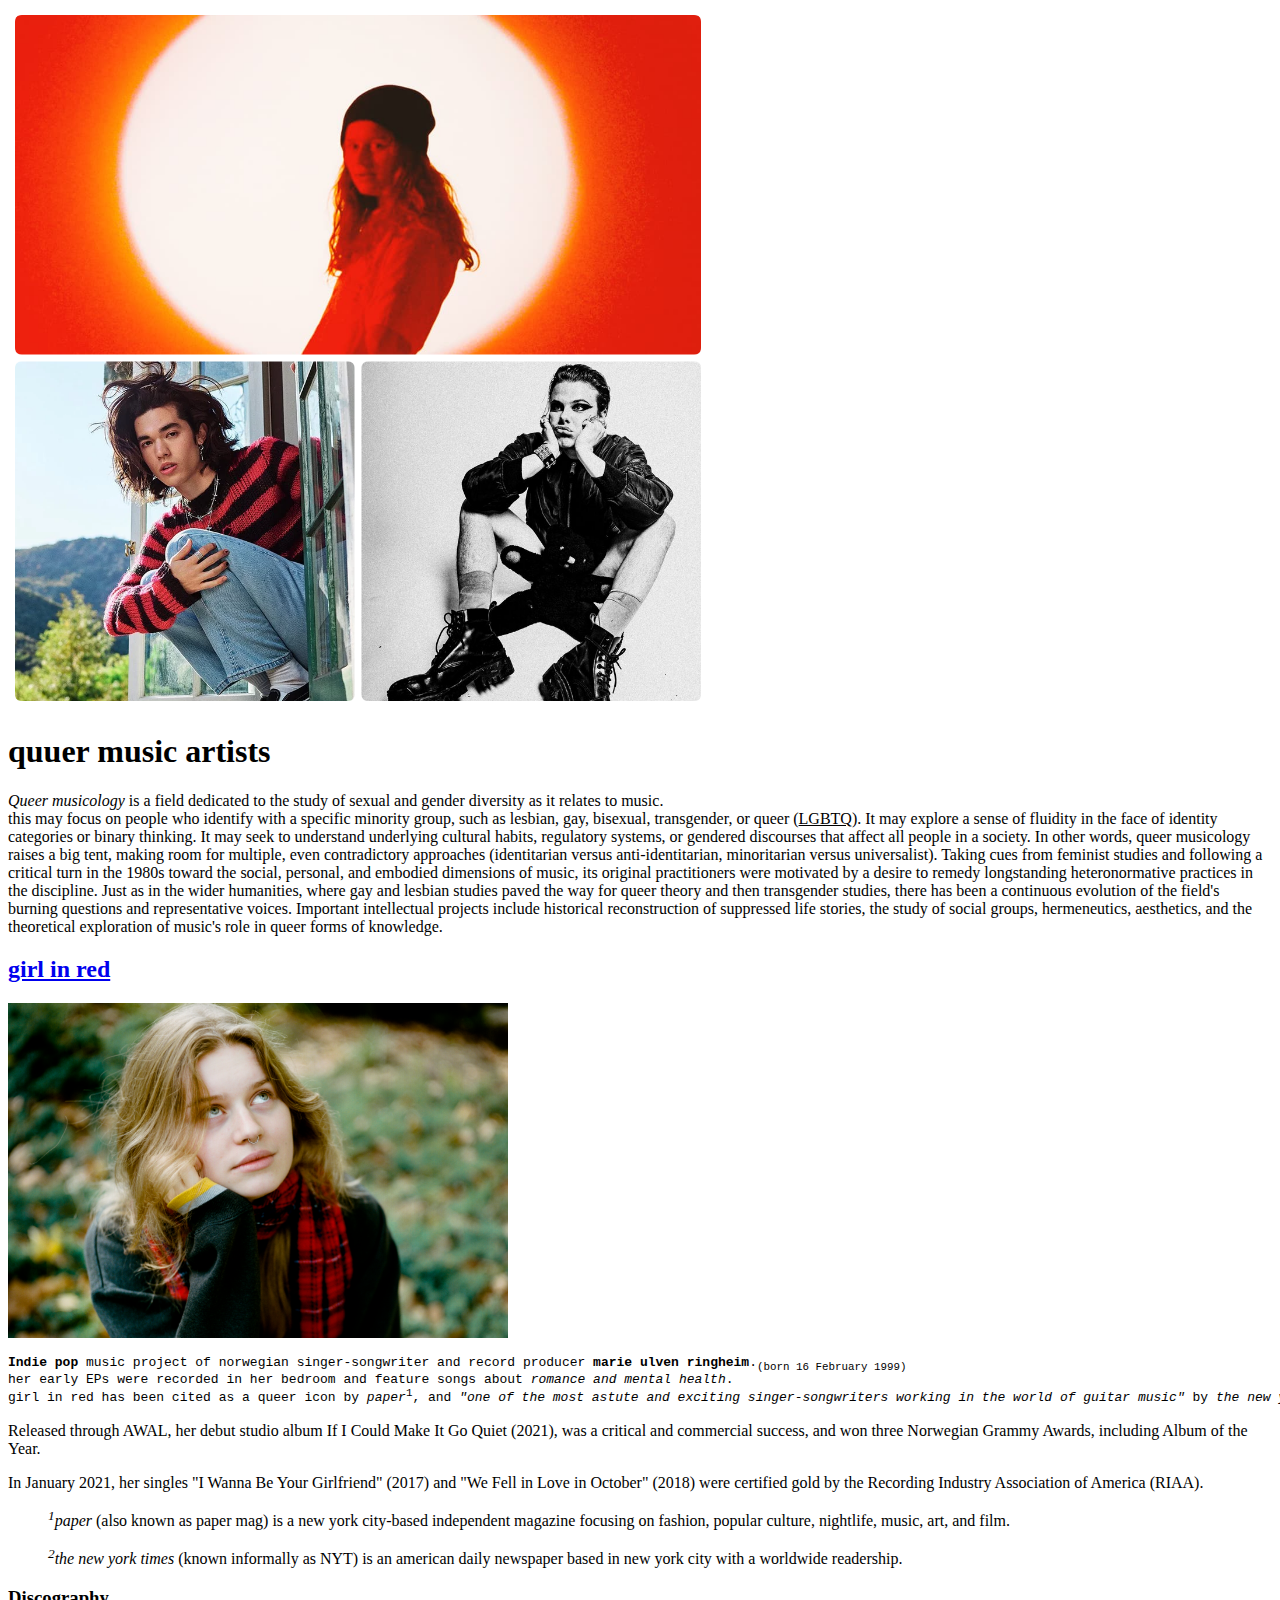
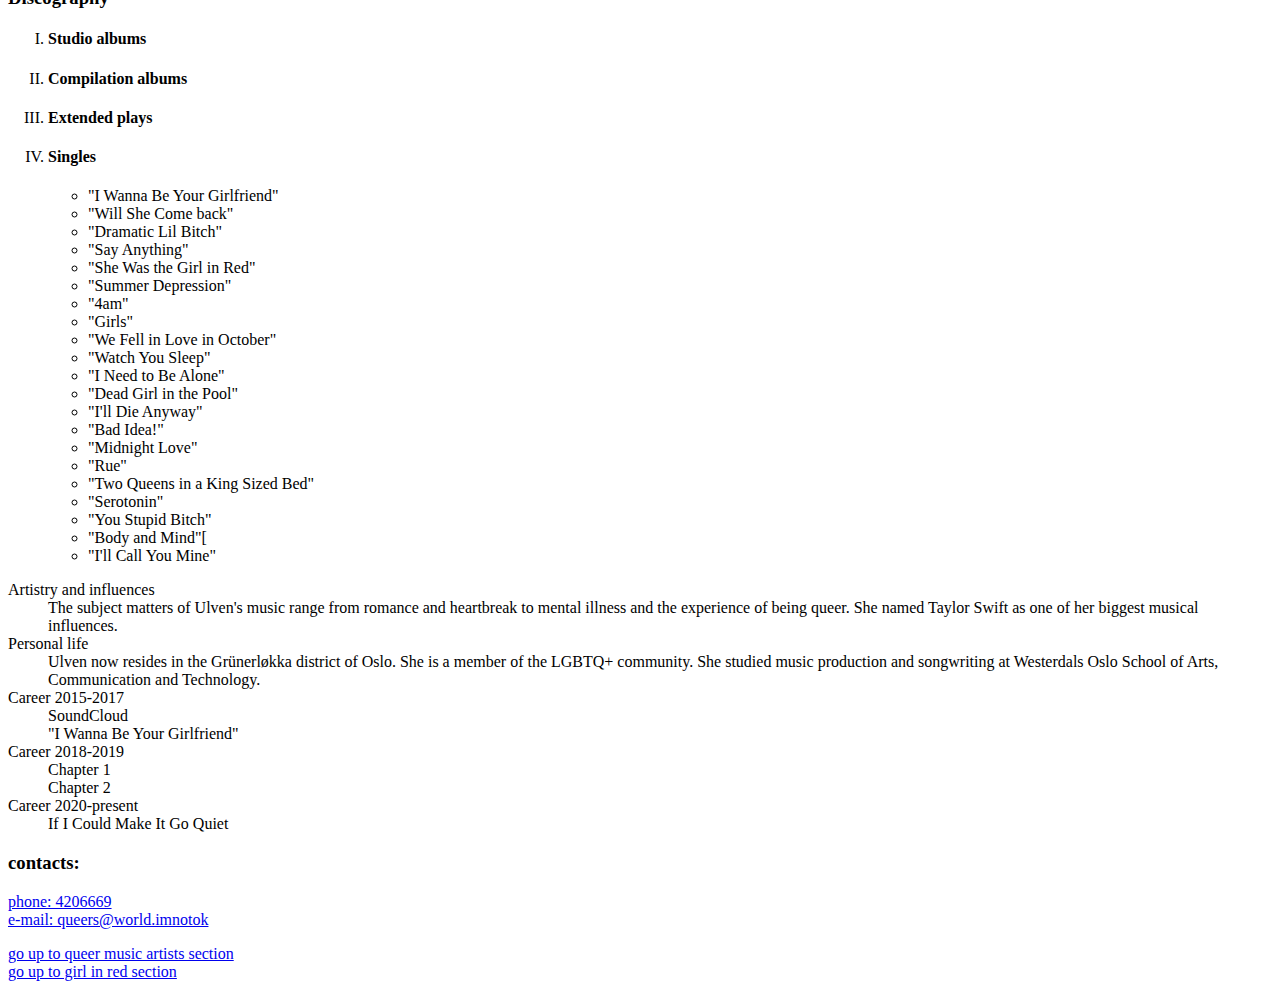
<file: practice1/index.html>
<!DOCTYPE html>
<html lang="en">

    <head>
        <meta http-equiv="Content-Type" content="text/html; charset=utf-8">
        <title>quuer music artists</title>
        <link rel="icon" type="image/png" href="favicon.png">
    </head>

    <body>
    <img src="collage.png" usemap="#shapes" alt="collage" width="700" height="700">
    <map name="shapes">
        <area shape="poly" coords="370,370,700,370,700,700,370,700" href="https://yungbludofficial.com">
        <area shape="rect" coords="0,0,700,350" href="https://worldinred.com/">
        <area shape="circle" coords="180,520,180" href="https://www.conangray.com/">
    </map>
        <h1 id="qma">quuer music artists</h1>
            <p><em>Queer musicology</em> is a field dedicated to the study of sexual and gender diversity as it relates to music.<br>
                this may focus on people who identify with a specific minority group, such as lesbian, gay, bisexual, transgender, or queer (<u>LGBTQ</u>).
                It may explore a sense of fluidity in the face of identity categories or binary thinking. It may seek to understand underlying
                cultural habits, regulatory systems, or gendered discourses that affect all people in a society. In other words, queer musicology raises
                a big tent, making room for multiple, even contradictory approaches (identitarian versus anti-identitarian, minoritarian versus universalist).
                Taking cues from feminist studies and following a critical turn in the 1980s toward the social, personal, and embodied dimensions of music, its original
                practitioners were motivated by a desire to remedy longstanding heteronormative practices in the discipline. Just as in the wider humanities, where gay
                and lesbian studies paved the way for queer theory and then transgender studies, there has been a continuous evolution of the field's burning questions
                and representative voices. Important intellectual projects include historical reconstruction of suppressed life stories,
                the study of social groups, hermeneutics, aesthetics, and the theoretical exploration of music's role in queer forms of knowledge.</p>
        <a href="https://worldinred.com/"><h2 id="gir">girl in red</h2></a>
        <a href="https://worldinred.com/"><img src="girl_in_red.png" alt="girl in red" width="500" height="335"></a>
        <pre><strong>Indie pop</strong> music project of norwegian singer-songwriter and record producer <b>marie ulven ringheim</b>.<sub>(born 16 February 1999)</sub>
her early EPs were recorded in her bedroom and feature songs about <i>romance and mental health</i>.
girl in red has been cited as a queer icon by <i>paper</i><sup>1</sup>, and <cite>"one of the most astute and exciting singer-songwriters working in the world of guitar music"</cite> by <i>the new york times</i><sup>2</sup>.</pre>
        <p>Released through AWAL, her debut studio album If I Could Make It Go Quiet (2021), was a critical and commercial success, and won three Norwegian Grammy Awards, including Album of the Year.</p>
        <p>In January 2021, her singles "I Wanna Be Your Girlfriend" (2017) and "We Fell in Love in October" (2018) were certified gold by the Recording Industry Association of America (RIAA).</p>
        <blockquote><i><sup>1</sup>paper</i> (also known as paper mag) is a new york city-based independent magazine focusing on fashion, popular culture, nightlife, music, art, and film.</blockquote>
        <blockquote><i><sup>2</sup>the new york times</i> (known informally as <abbr>NYT</abbr>) is an american daily newspaper based in new york city with a worldwide readership.</blockquote>
        <h3>Discography</h3>
        <ol type="I" start="1">
            <li><h4>Studio albums</h4></li>
            <li><h4>Compilation albums</h4></li>
            <li><h4>Extended plays</h4></li>
            <li><h4>Singles</h4></li>
            <ul>
                <li>"I Wanna Be Your Girlfriend"</li>
                <li>"Will She Come back"</li>
                <li>"Dramatic Lil Bitch"</li>
                <li>"Say Anything"	</li>
                <li>"She Was the Girl in Red"</li>
                <li>"Summer Depression"</li>
                <li>"4am"</li>
                <li>"Girls"</li>
                <li>"We Fell in Love in October"</li>
                <li>"Watch You Sleep"	</li>
                <li>"I Need to Be Alone"</li>
                <li>"Dead Girl in the Pool"</li>
                <li>"I'll Die Anyway"</li>
                <li>"Bad Idea!"</li>
                <li>"Midnight Love"</li>
                <li>"Rue"</li>
                <li>"Two Queens in a King Sized Bed"</li>
                <li>"Serotonin"</li>
                <li>"You Stupid Bitch"</li>
                <li>"Body and Mind"[</li>
                <li>"I'll Call You Mine"</li>
            </ul>
        </ol>
        <dl>
            <dt>Artistry and influences</dt>
            <dd>The subject matters of Ulven's music range from romance and heartbreak to mental illness and the experience of being queer. She named Taylor Swift as one of her biggest musical influences.</dd>
            <dt>Personal life</dt>
            <dd>Ulven now resides in the Grünerløkka district of Oslo. She is a member of the LGBTQ+ community. She studied music production and songwriting at Westerdals Oslo School of Arts, Communication and Technology.</dd>
            <dt>Career 2015-2017</dt>
            <dd>SoundCloud</dd>
            <dd>"I Wanna Be Your Girlfriend"</dd>
            <dt>Career 2018-2019</dt>
            <dd>Chapter 1</dd>
            <dd>Chapter 2</dd>
            <dt>Career 2020-present</dt>
            <dd>If I Could Make It Go Quiet</dd>
        </dl>
        <h3>contacts: </h3>
        <p><a href="tel:4206669">phone: 4206669</a> <br> <a href="mailto:queers@world.imnotok">e-mail: queers@world.imnotok</a></p>
        <a href="#qma">go up to queer music artists section</a> <br>
        <a href="#gir">go up to girl in red section</a>
    </body>

</html>
</file>
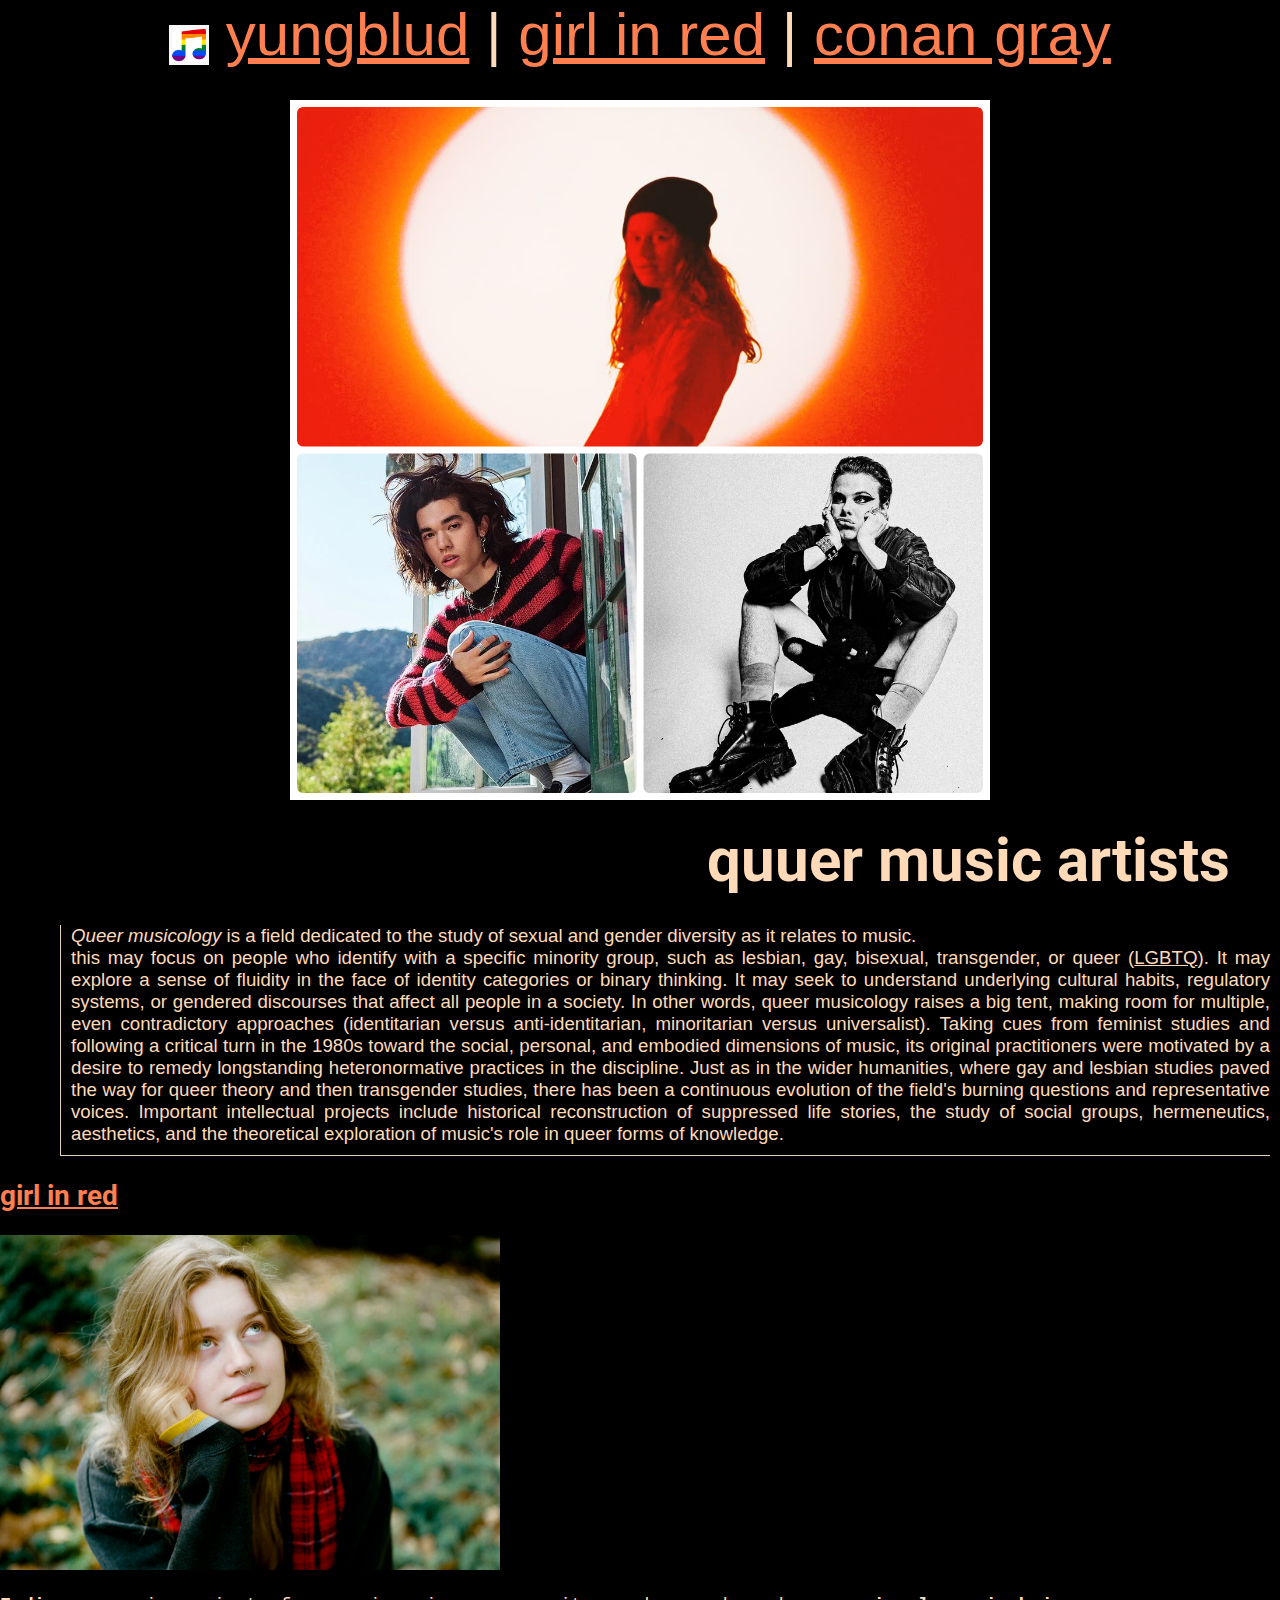
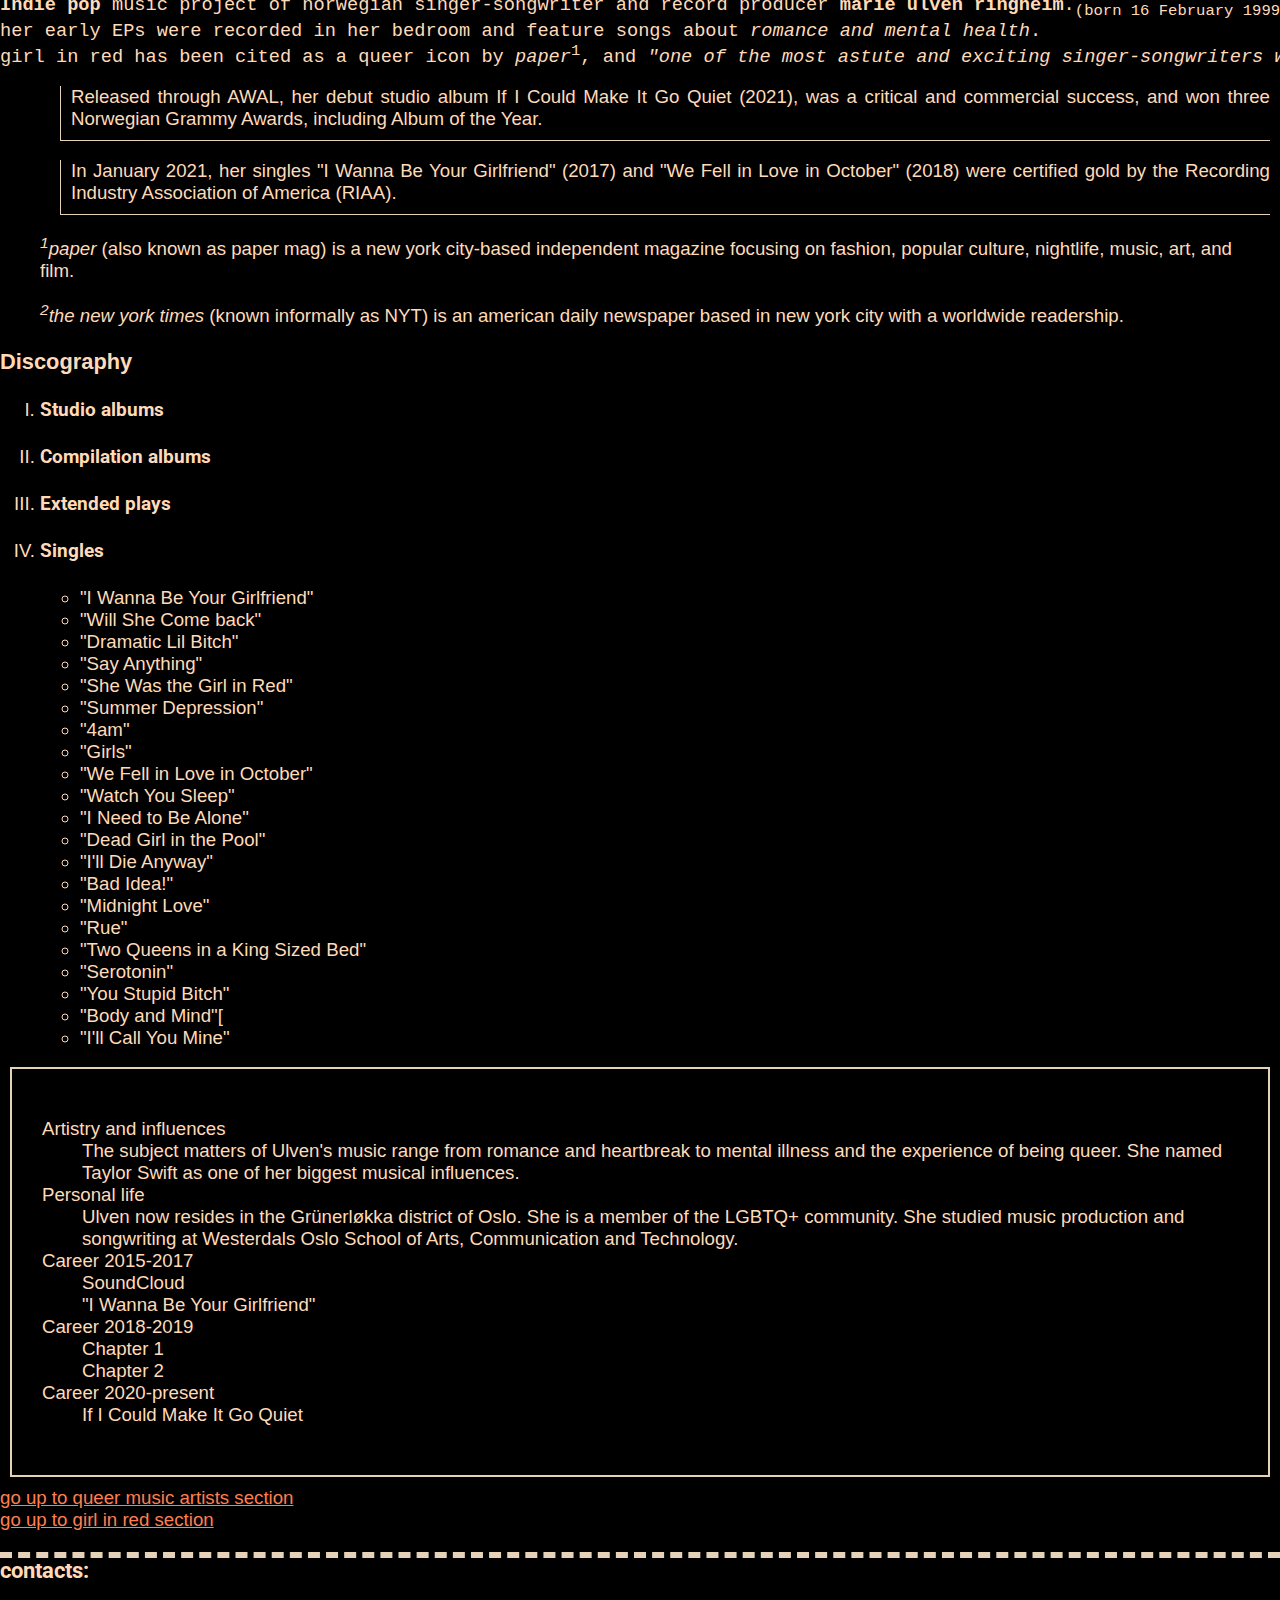
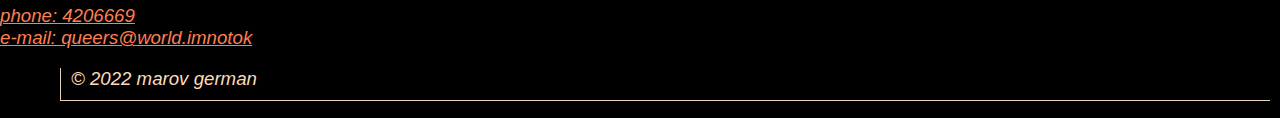
<file: practice2/index.html>
<!DOCTYPE html>
<html lang="en">

<head>
    <meta http-equiv="Content-Type" content="text/html; charset=utf-8">
    <title>quuer music artists</title>
    <link rel="icon" type="image/png" href="favicon.png">

    <link rel="stylesheet" type="text/css" href="style.css">

    <link rel="preconnect" href="https://fonts.googleapis.com">
    <link rel="preconnect" href="https://fonts.gstatic.com" crossorigin>
    <link href="https://fonts.googleapis.com/css2?family=Roboto:wght@300&display=swap" rel="stylesheet">

</head>

<body>
<header>
    <div class="header-bg">
        <nav><a><img src="favicon.png" alt="queer music artists" width="40" height="40"></a>
            <a href="https://yungbludofficial.com">yungblud</a> |
            <a href="https://worldinred.com/">girl in red</a> |
            <a href="https://www.conangray.com/">conan gray</a>
        </nav>
    </div>
</header>
<div align="center">
    <img src="collage.png" usemap="#shapes" alt="collage" width="700" height="700">
    <map name="shapes">
        <area shape="poly" coords="370,370,700,370,700,700,370,700" href="https://yungbludofficial.com">
        <area shape="rect" coords="0,0,700,350" href="https://worldinred.com/">
        <area shape="circle" coords="180,520,180" href="https://www.conangray.com/">
    </map>
</div>
<h1 align="right" id="qma">quuer music artists</h1>
<main><p><em>Queer musicology</em> is a field dedicated to the study of sexual and gender diversity as it relates to
    music.<br>
    this may focus on people who identify with a specific minority group, such as lesbian, gay, bisexual, transgender,
    or queer (<u>LGBTQ</u>).
    It may explore a sense of fluidity in the face of identity categories or binary thinking. It may seek to understand
    underlying
    cultural habits, regulatory systems, or gendered discourses that affect all people in a society. In other words,
    queer musicology raises
    a big tent, making room for multiple, even contradictory approaches (identitarian versus anti-identitarian,
    minoritarian versus universalist).
    Taking cues from feminist studies and following a critical turn in the 1980s toward the social, personal, and
    embodied dimensions of music, its original
    practitioners were motivated by a desire to remedy longstanding heteronormative practices in the discipline. Just as
    in the wider humanities, where gay
    and lesbian studies paved the way for queer theory and then transgender studies, there has been a continuous
    evolution of the field's burning questions
    and representative voices. Important intellectual projects include historical reconstruction of suppressed life
    stories,
    the study of social groups, hermeneutics, aesthetics, and the theoretical exploration of music's role in queer forms
    of knowledge.</p></main>
<a href="https://worldinred.com/"><h2 id="gir">girl in red</h2></a>
<a href="https://worldinred.com/"><img src="girl_in_red.png" alt="girl in red" width="500" height="335"></a>
<main>
<pre><strong>Indie pop</strong> music project of norwegian singer-songwriter and record producer <b>marie ulven ringheim</b>.<sub>(born 16 February 1999)</sub>
her early EPs were recorded in her bedroom and feature songs about <i>romance and mental health</i>.
girl in red has been cited as a queer icon by <i>paper</i><sup>1</sup>, and <cite>"one of the most astute and exciting singer-songwriters working in the world of guitar music"</cite> by <i>the new york times</i><sup>2</sup>.</pre>
    <p>Released through AWAL, her debut studio album If I Could Make It Go Quiet (2021), was a critical and commercial
        success, and won three Norwegian Grammy Awards, including Album of the Year.</p>
    <p>In January 2021, her singles "I Wanna Be Your Girlfriend" (2017) and "We Fell in Love in October" (2018) were
        certified gold by the Recording Industry Association of America (RIAA).</p>
    <blockquote><i><sup>1</sup>paper</i> (also known as paper mag) is a new york city-based independent magazine
        focusing on
        fashion, popular culture, nightlife, music, art, and film.
    </blockquote>
    <blockquote><i><sup>2</sup>the new york times</i> (known informally as <abbr>NYT</abbr>) is an american daily
        newspaper
        based in new york city with a worldwide readership.
    </blockquote>
</main>
<aside>
    <h3>Discography</h3>
    <ol type="I" start="1">
        <li><h4>Studio albums</h4></li>
        <li><h4>Compilation albums</h4></li>
        <li><h4>Extended plays</h4></li>
        <li><h4>Singles</h4></li>
        <ul>
            <li>"I Wanna Be Your Girlfriend"</li>
            <li>"Will She Come back"</li>
            <li>"Dramatic Lil Bitch"</li>
            <li>"Say Anything"</li>
            <li>"She Was the Girl in Red"</li>
            <li>"Summer Depression"</li>
            <li>"4am"</li>
            <li>"Girls"</li>
            <li>"We Fell in Love in October"</li>
            <li>"Watch You Sleep"</li>
            <li>"I Need to Be Alone"</li>
            <li>"Dead Girl in the Pool"</li>
            <li>"I'll Die Anyway"</li>
            <li>"Bad Idea!"</li>
            <li>"Midnight Love"</li>
            <li>"Rue"</li>
            <li>"Two Queens in a King Sized Bed"</li>
            <li>"Serotonin"</li>
            <li>"You Stupid Bitch"</li>
            <li>"Body and Mind"[</li>
            <li>"I'll Call You Mine"</li>
        </ul>
    </ol>
</aside>
<article>
    <dl>
        <dt>Artistry and influences</dt>
        <dd>The subject matters of Ulven's music range from romance and heartbreak to mental illness and the experience
            of
            being queer. She named Taylor Swift as one of her biggest musical influences.
        </dd>
        <dt>Personal life</dt>
        <dd>Ulven now resides in the Grünerløkka district of Oslo. She is a member of the LGBTQ+ community. She studied
            music production and songwriting at Westerdals Oslo School of Arts, Communication and Technology.
        </dd>
        <dt>Career 2015-2017</dt>
        <dd>SoundCloud</dd>
        <dd>"I Wanna Be Your Girlfriend"</dd>
        <dt>Career 2018-2019</dt>
        <dd>Chapter 1</dd>
        <dd>Chapter 2</dd>
        <dt>Career 2020-present</dt>
        <dd>If I Could Make It Go Quiet</dd>
    </dl>
</article>
<a href="#qma">go up to queer music artists section</a> <br>
<a href="#gir">go up to girl in red section</a>
<footer>
    <section title="contacts">
        <h3>contacts: </h3>
        <address><a href="tel:4206669">phone: 4206669</a>
            <br> <a href="mailto:queers@world.imnotok">e-mail: queers@world.imnotok</a>
            <p>© 2022 marov german</p>
        </address>
    </section>
</footer>
</body>

</html>
</file>
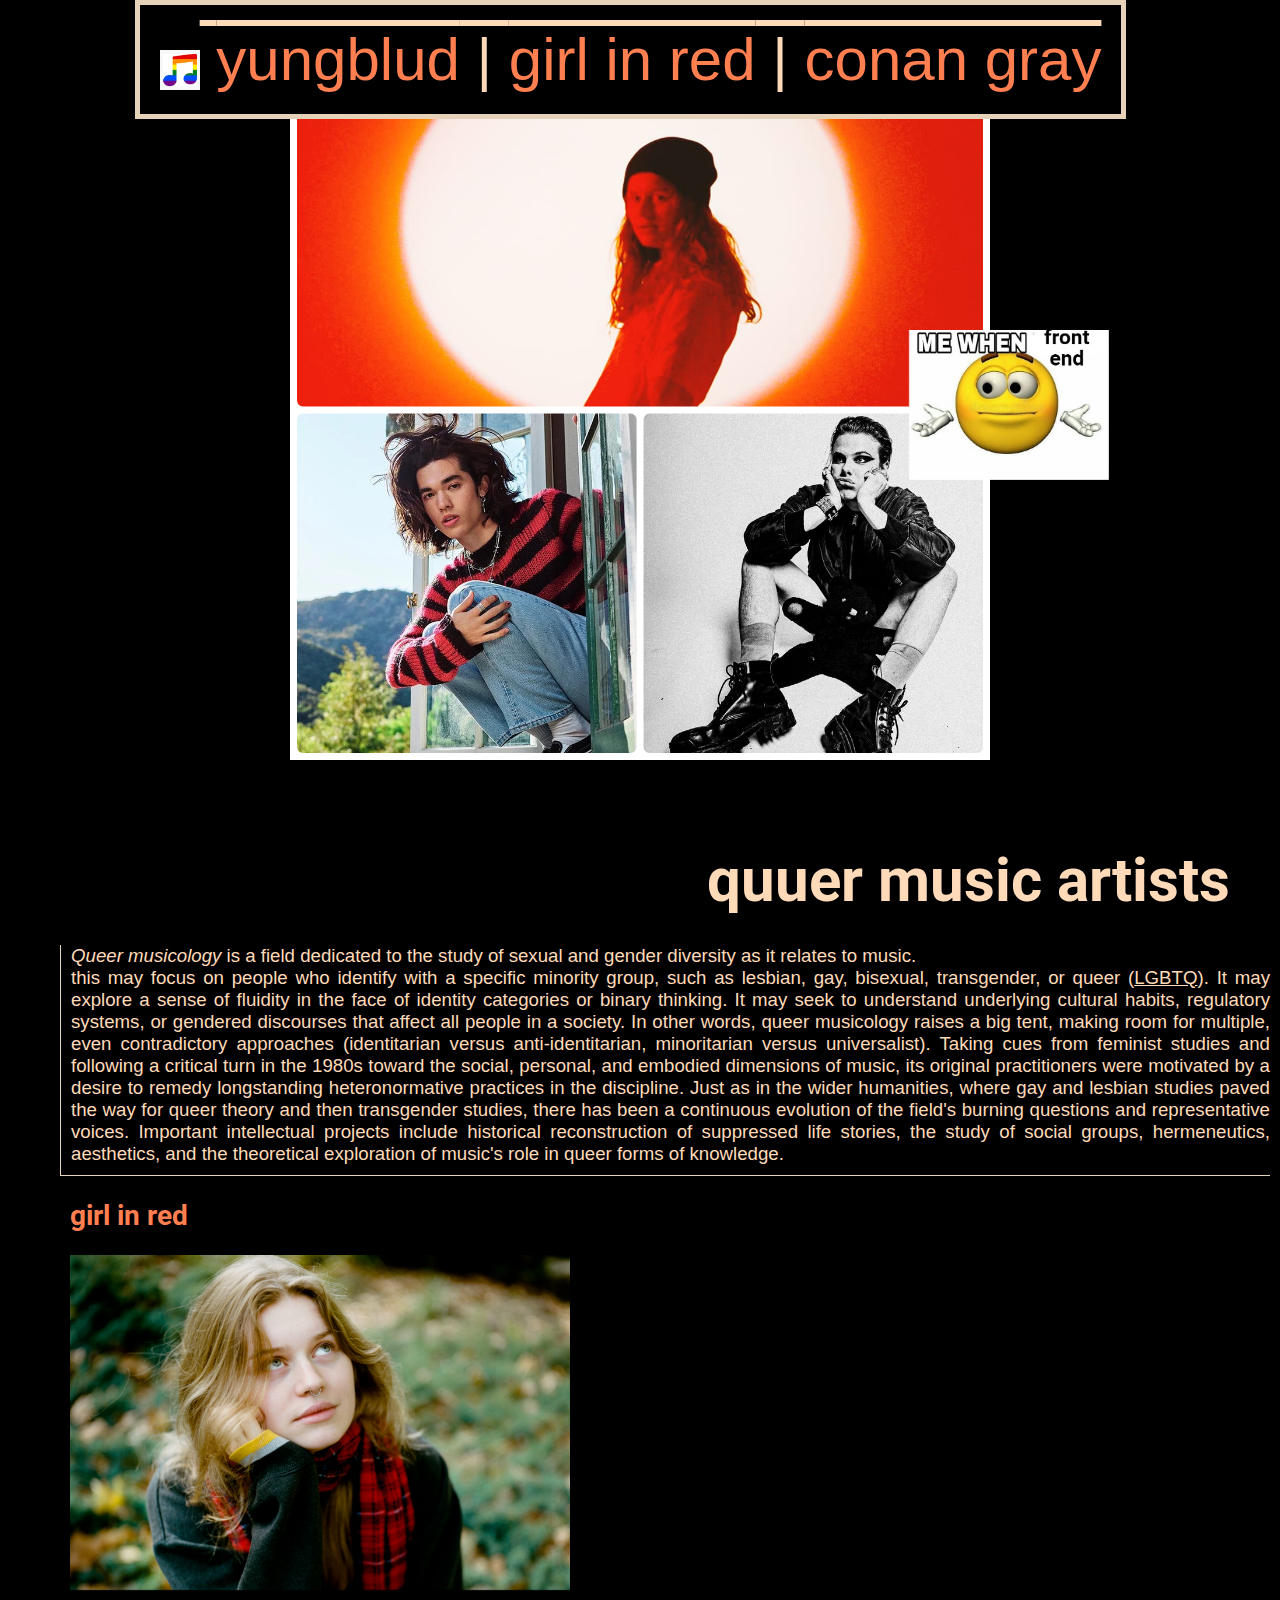
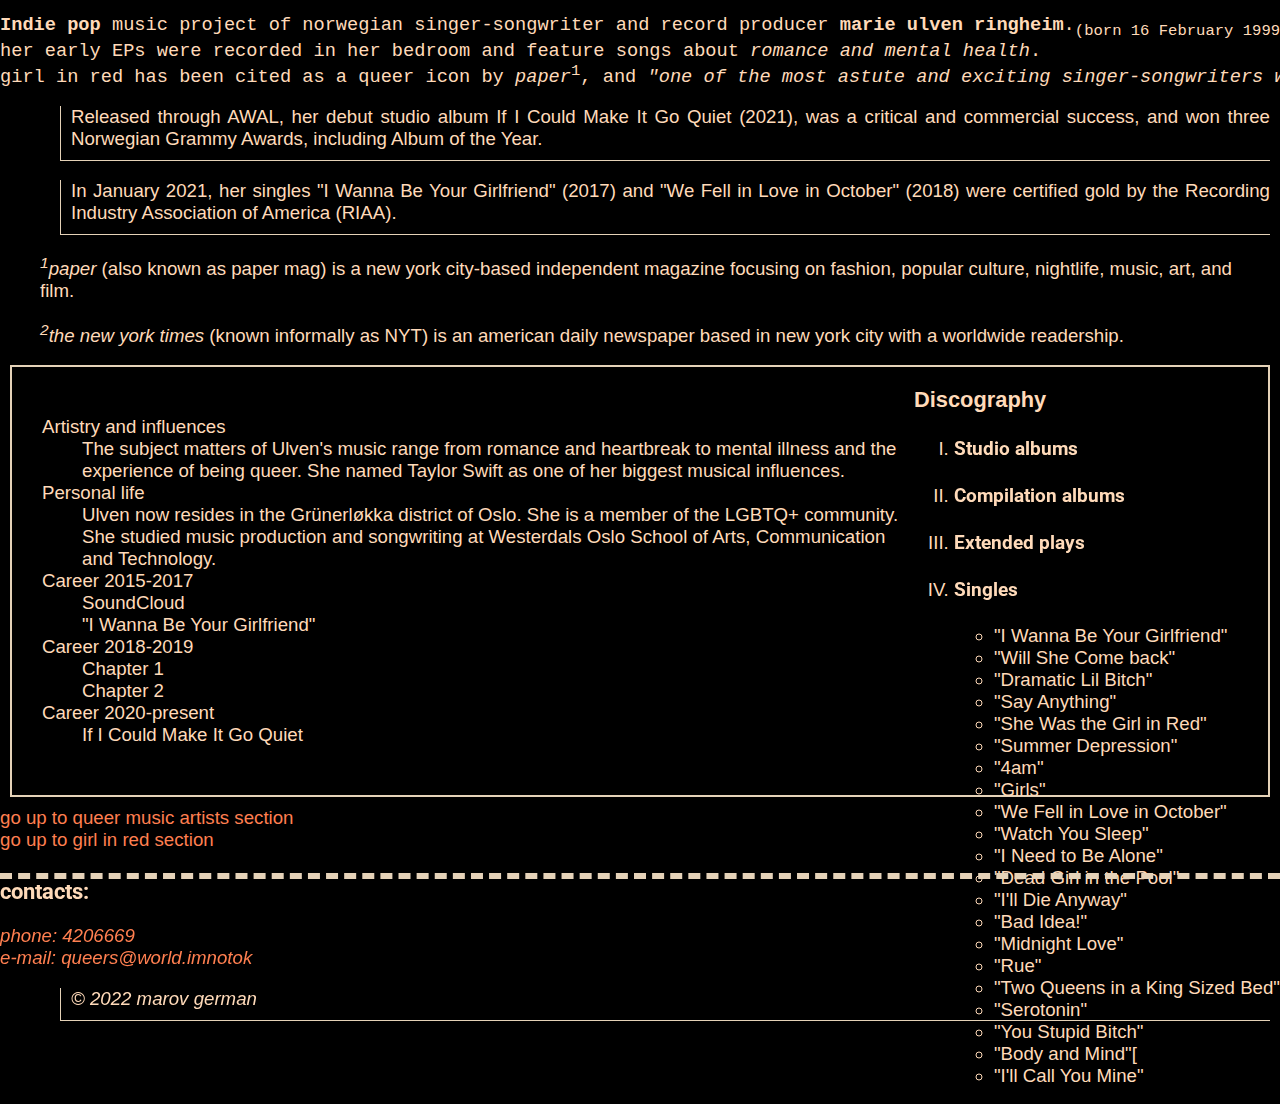
<file: practice3/index.html>
<!DOCTYPE html>
<html lang="en">

<head>
    <meta http-equiv="Content-Type" content="text/html; charset=utf-8">
    <title>quuer music artists</title>
    <link rel="icon" type="image/png" href="favicon.png">

    <link rel="stylesheet" type="text/css" href="style.css">

    <link rel="preconnect" href="https://fonts.googleapis.com">
    <link rel="preconnect" href="https://fonts.gstatic.com" crossorigin>
    <link href="https://fonts.googleapis.com/css2?family=Roboto:wght@300&display=swap" rel="stylesheet">

</head>

<body>
<header>
    <div class="header-bg" >
        <nav><a class="layer1"><img src="favicon.png" alt="queer music artists" width="40" height="40"></a>
            <a href="https://yungbludofficial.com">yungblud</a> |
            <a href="https://worldinred.com/">girl in red</a> |
            <a href="https://www.conangray.com/">conan gray</a>
        </nav>
    </div>
</header>
<div>
<div align="center">
    <img id="mewhen" src="mewhen.jpg" width="200" height="150">
    <img id="collage" src="collage.png" usemap="#shapes" alt="collage" width="700" height="700">
    <map name="shapes">
        <area shape="poly" coords="370,370,700,370,700,700,370,700" href="https://yungbludofficial.com">
        <area shape="rect" coords="0,0,700,350" href="https://worldinred.com/">
        <area shape="circle" coords="180,520,180" href="https://www.conangray.com/">
    </map>
</div>
<h1 align="right" id="qma">quuer music artists</h1>
<main><p><em>Queer musicology</em> is a field dedicated to the study of sexual and gender diversity as it relates to
    music.<br>
    this may focus on people who identify with a specific minority group, such as lesbian, gay, bisexual, transgender,
    or queer (<u>LGBTQ</u>).
    It may explore a sense of fluidity in the face of identity categories or binary thinking. It may seek to understand
    underlying
    cultural habits, regulatory systems, or gendered discourses that affect all people in a society. In other words,
    queer musicology raises
    a big tent, making room for multiple, even contradictory approaches (identitarian versus anti-identitarian,
    minoritarian versus universalist).
    Taking cues from feminist studies and following a critical turn in the 1980s toward the social, personal, and
    embodied dimensions of music, its original
    practitioners were motivated by a desire to remedy longstanding heteronormative practices in the discipline. Just as
    in the wider humanities, where gay
    and lesbian studies paved the way for queer theory and then transgender studies, there has been a continuous
    evolution of the field's burning questions
    and representative voices. Important intellectual projects include historical reconstruction of suppressed life
    stories,
    the study of social groups, hermeneutics, aesthetics, and the theoretical exploration of music's role in queer forms
    of knowledge.</p></main>
<a class="icons_low" href="https://worldinred.com/"><h2 id="gir">girl in red</h2></a>
<a class="icons_low" href="https://worldinred.com/"><img src="girl_in_red.png" alt="girl in red" width="500" height="335"></a>
<main>
<pre><strong>Indie pop</strong> music project of norwegian singer-songwriter and record producer <b>marie ulven ringheim</b>.<sub>(born 16 February 1999)</sub>
her early EPs were recorded in her bedroom and feature songs about <i>romance and mental health</i>.
girl in red has been cited as a queer icon by <i>paper</i><sup>1</sup>, and <cite>"one of the most astute and exciting singer-songwriters working in the world of guitar music"</cite> by <i>the new york times</i><sup>2</sup>.</pre>
    <p>Released through AWAL, her debut studio album If I Could Make It Go Quiet (2021), was a critical and commercial
        success, and won three Norwegian Grammy Awards, including Album of the Year.</p>
    <p>In January 2021, her singles "I Wanna Be Your Girlfriend" (2017) and "We Fell in Love in October" (2018) were
        certified gold by the Recording Industry Association of America (RIAA).</p>
    <blockquote><i><sup>1</sup>paper</i> (also known as paper mag) is a new york city-based independent magazine
        focusing on
        fashion, popular culture, nightlife, music, art, and film.
    </blockquote>
    <blockquote><i><sup>2</sup>the new york times</i> (known informally as <abbr>NYT</abbr>) is an american daily
        newspaper
        based in new york city with a worldwide readership.
    </blockquote>
</main>
</div>
<aside>
    <h3>Discography</h3>
    <ol type="I" start="1">
        <li><h4>Studio albums</h4></li>
        <li><h4>Compilation albums</h4></li>
        <li><h4>Extended plays</h4></li>
        <li><h4>Singles</h4></li>
        <ul>
            <li>"I Wanna Be Your Girlfriend"</li>
            <li>"Will She Come back"</li>
            <li>"Dramatic Lil Bitch"</li>
            <li>"Say Anything"</li>
            <li>"She Was the Girl in Red"</li>
            <li>"Summer Depression"</li>
            <li>"4am"</li>
            <li>"Girls"</li>
            <li>"We Fell in Love in October"</li>
            <li>"Watch You Sleep"</li>
            <li>"I Need to Be Alone"</li>
            <li>"Dead Girl in the Pool"</li>
            <li>"I'll Die Anyway"</li>
            <li>"Bad Idea!"</li>
            <li>"Midnight Love"</li>
            <li>"Rue"</li>
            <li>"Two Queens in a King Sized Bed"</li>
            <li>"Serotonin"</li>
            <li>"You Stupid Bitch"</li>
            <li>"Body and Mind"[</li>
            <li>"I'll Call You Mine"</li>
        </ul>
    </ol>
</aside>
<article>
    <dl>
        <dt>Artistry and influences</dt>
        <dd>The subject matters of Ulven's music range from romance and heartbreak to mental illness and the experience
            of
            being queer. She named Taylor Swift as one of her biggest musical influences.
        </dd>
        <dt>Personal life</dt>
        <dd>Ulven now resides in the Grünerløkka district of Oslo. She is a member of the LGBTQ+ community. She studied
            music production and songwriting at Westerdals Oslo School of Arts, Communication and Technology.
        </dd>
        <dt>Career 2015-2017</dt>
        <dd>SoundCloud</dd>
        <dd>"I Wanna Be Your Girlfriend"</dd>
        <dt>Career 2018-2019</dt>
        <dd>Chapter 1</dd>
        <dd>Chapter 2</dd>
        <dt>Career 2020-present</dt>
        <dd>If I Could Make It Go Quiet</dd>
    </dl>
</article>
<a href="#qma">go up to queer music artists section</a> <br>
<a href="#gir">go up to girl in red section</a>
<footer>
    <section id="contacts" title="contacts">
        <h3>contacts: </h3>
        <address><a href="tel:4206669">phone: 4206669</a>
            <br> <a href="mailto:queers@world.imnotok">e-mail: queers@world.imnotok</a>
            <p>© 2022 marov german</p>
        </address>
    </section>
</footer>
</body>

</html>
</file>
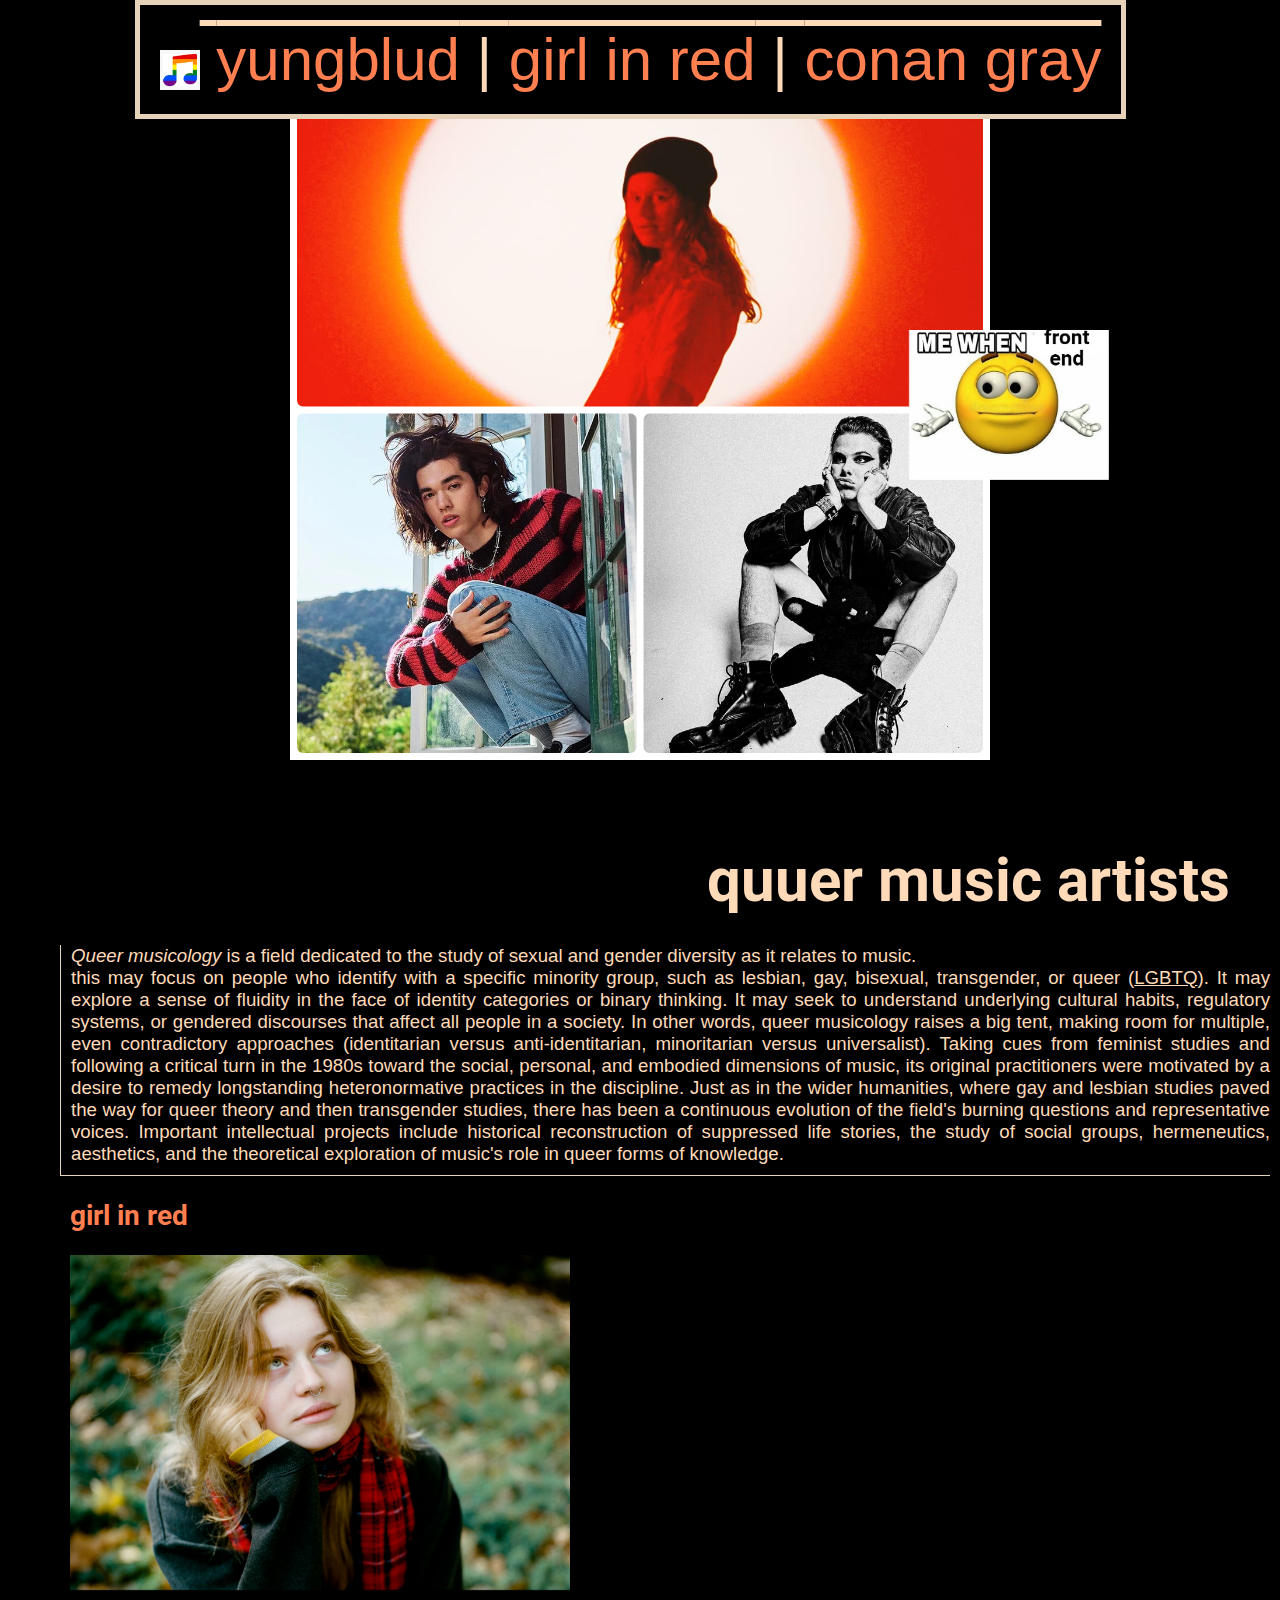
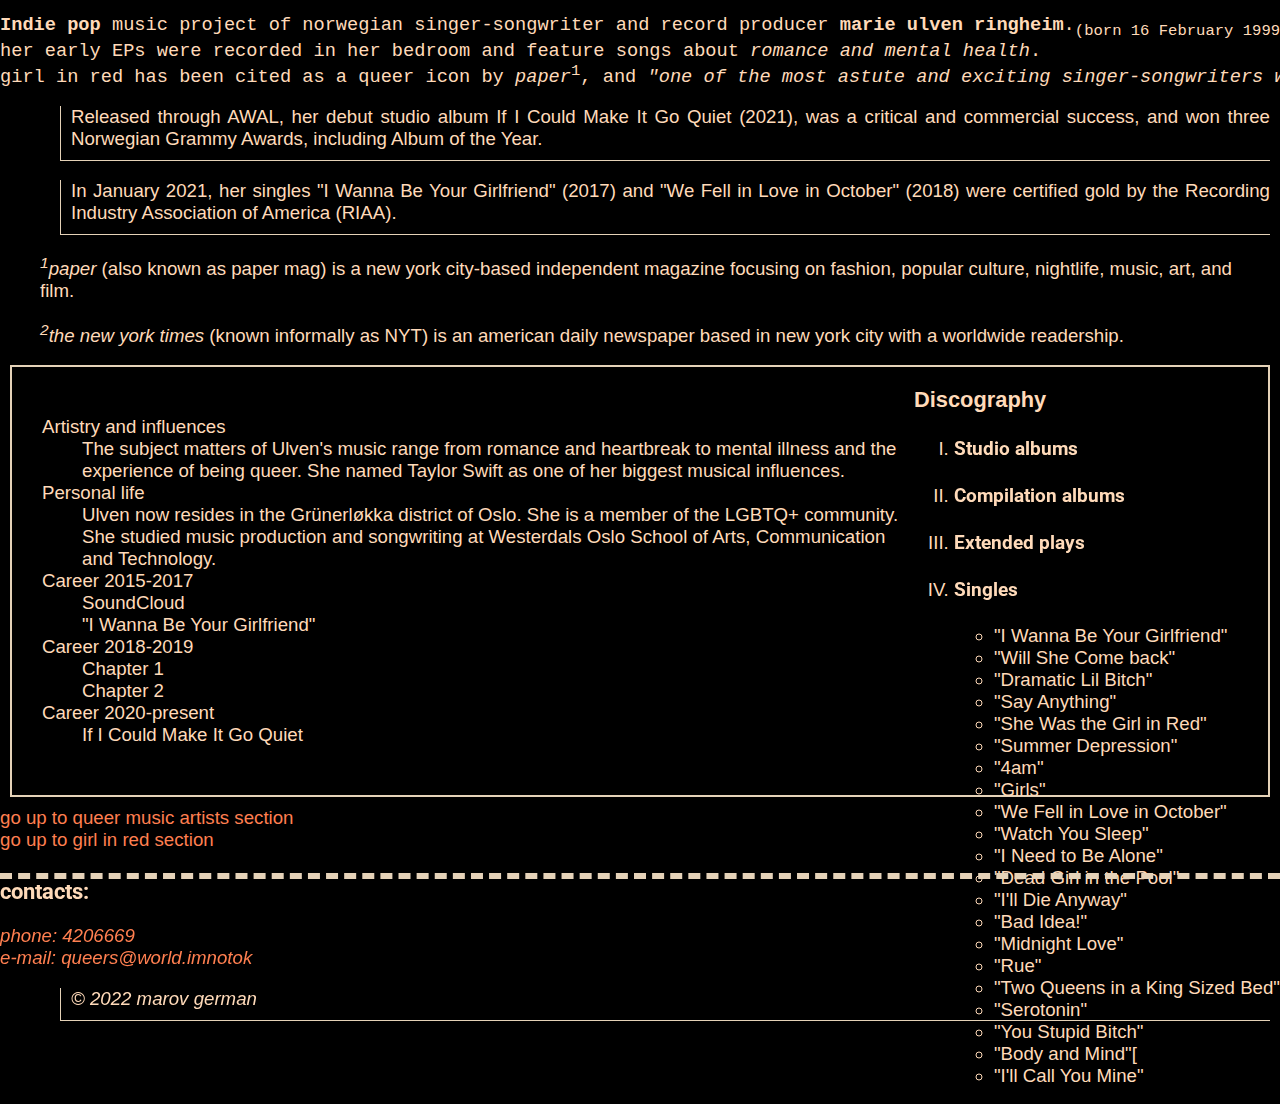
<file: practice4/index.html>
<!DOCTYPE html>
<html lang="en">

<head>
    <meta http-equiv="Content-Type" content="text/html; charset=utf-8">
    <title>quuer music artists</title>
    <link rel="icon" type="image/png" href="favicon.png">

    <link rel="stylesheet" type="text/css" href="style.css">

    <link rel="preconnect" href="https://fonts.googleapis.com">
    <link rel="preconnect" href="https://fonts.gstatic.com" crossorigin>
    <link href="https://fonts.googleapis.com/css2?family=Roboto:wght@300&display=swap" rel="stylesheet">

</head>

<body>
<header>
    <div class="header-bg" >
        <nav><a class="layer1"><img src="favicon.png" alt="queer music artists" width="40" height="40"></a>
            <a href="https://yungbludofficial.com">yungblud</a> |
            <a href="https://worldinred.com/">girl in red</a> |
            <a href="https://www.conangray.com/">conan gray</a>
        </nav>
    </div>
</header>
<div>
<div align="center">
    <a href="form_courses.html"><img id="mewhen" src="mewhen.jpg" width="200" height="150"></a>
    <img id="collage" src="collage.png" usemap="#shapes" alt="collage" width="700" height="700">
    <map name="shapes">
        <area shape="poly" coords="370,370,700,370,700,700,370,700" href="https://yungbludofficial.com">
        <area shape="rect" coords="0,0,700,350" href="https://worldinred.com/">
        <area shape="circle" coords="180,520,180" href="https://www.conangray.com/">
    </map>
</div>
<h1 align="right" id="qma">quuer music artists</h1>
<main><p><em>Queer musicology</em> is a field dedicated to the study of sexual and gender diversity as it relates to
    music.<br>
    this may focus on people who identify with a specific minority group, such as lesbian, gay, bisexual, transgender,
    or queer (<u>LGBTQ</u>).
    It may explore a sense of fluidity in the face of identity categories or binary thinking. It may seek to understand
    underlying
    cultural habits, regulatory systems, or gendered discourses that affect all people in a society. In other words,
    queer musicology raises
    a big tent, making room for multiple, even contradictory approaches (identitarian versus anti-identitarian,
    minoritarian versus universalist).
    Taking cues from feminist studies and following a critical turn in the 1980s toward the social, personal, and
    embodied dimensions of music, its original
    practitioners were motivated by a desire to remedy longstanding heteronormative practices in the discipline. Just as
    in the wider humanities, where gay
    and lesbian studies paved the way for queer theory and then transgender studies, there has been a continuous
    evolution of the field's burning questions
    and representative voices. Important intellectual projects include historical reconstruction of suppressed life
    stories,
    the study of social groups, hermeneutics, aesthetics, and the theoretical exploration of music's role in queer forms
    of knowledge.</p></main>
<a class="icons_low" href="https://worldinred.com/"><h2 id="gir">girl in red</h2></a>
<a class="icons_low" href="https://worldinred.com/"><img src="girl_in_red.png" alt="girl in red" width="500" height="335"></a>
<main>
<pre><strong>Indie pop</strong> music project of norwegian singer-songwriter and record producer <b>marie ulven ringheim</b>.<sub>(born 16 February 1999)</sub>
her early EPs were recorded in her bedroom and feature songs about <i>romance and mental health</i>.
girl in red has been cited as a queer icon by <i>paper</i><sup>1</sup>, and <cite>"one of the most astute and exciting singer-songwriters working in the world of guitar music"</cite> by <i>the new york times</i><sup>2</sup>.</pre>
    <p>Released through AWAL, her debut studio album If I Could Make It Go Quiet (2021), was a critical and commercial
        success, and won three Norwegian Grammy Awards, including Album of the Year.</p>
    <p>In January 2021, her singles "I Wanna Be Your Girlfriend" (2017) and "We Fell in Love in October" (2018) were
        certified gold by the Recording Industry Association of America (RIAA).</p>
    <blockquote><i><sup>1</sup>paper</i> (also known as paper mag) is a new york city-based independent magazine
        focusing on
        fashion, popular culture, nightlife, music, art, and film.
    </blockquote>
    <blockquote><i><sup>2</sup>the new york times</i> (known informally as <abbr>NYT</abbr>) is an american daily
        newspaper
        based in new york city with a worldwide readership.
    </blockquote>
</main>
</div>
<aside>
    <h3>Discography</h3>
    <ol type="I" start="1">
        <li><h4>Studio albums</h4></li>
        <li><h4>Compilation albums</h4></li>
        <li><h4>Extended plays</h4></li>
        <li><h4>Singles</h4></li>
        <ul>
            <li>"I Wanna Be Your Girlfriend"</li>
            <li>"Will She Come back"</li>
            <li>"Dramatic Lil Bitch"</li>
            <li>"Say Anything"</li>
            <li>"She Was the Girl in Red"</li>
            <li>"Summer Depression"</li>
            <li>"4am"</li>
            <li>"Girls"</li>
            <li>"We Fell in Love in October"</li>
            <li>"Watch You Sleep"</li>
            <li>"I Need to Be Alone"</li>
            <li>"Dead Girl in the Pool"</li>
            <li>"I'll Die Anyway"</li>
            <li>"Bad Idea!"</li>
            <li>"Midnight Love"</li>
            <li>"Rue"</li>
            <li>"Two Queens in a King Sized Bed"</li>
            <li>"Serotonin"</li>
            <li>"You Stupid Bitch"</li>
            <li>"Body and Mind"[</li>
            <li>"I'll Call You Mine"</li>
        </ul>
    </ol>
</aside>
<article>
    <dl>
        <dt>Artistry and influences</dt>
        <dd>The subject matters of Ulven's music range from romance and heartbreak to mental illness and the experience
            of
            being queer. She named Taylor Swift as one of her biggest musical influences.
        </dd>
        <dt>Personal life</dt>
        <dd>Ulven now resides in the Grünerløkka district of Oslo. She is a member of the LGBTQ+ community. She studied
            music production and songwriting at Westerdals Oslo School of Arts, Communication and Technology.
        </dd>
        <dt>Career 2015-2017</dt>
        <dd>SoundCloud</dd>
        <dd>"I Wanna Be Your Girlfriend"</dd>
        <dt>Career 2018-2019</dt>
        <dd>Chapter 1</dd>
        <dd>Chapter 2</dd>
        <dt>Career 2020-present</dt>
        <dd>If I Could Make It Go Quiet</dd>
    </dl>
</article>
<a href="#qma">go up to queer music artists section</a> <br>
<a href="#gir">go up to girl in red section</a>
<footer>
    <section id="contacts" title="contacts">
        <h3>contacts: </h3>
        <address><a href="tel:4206669">phone: 4206669</a>
            <br> <a href="mailto:queers@world.imnotok">e-mail: queers@world.imnotok</a>
            <p>© 2022 marov german</p>
        </address>
    </section>
</footer>
</body>

</html>
</file>
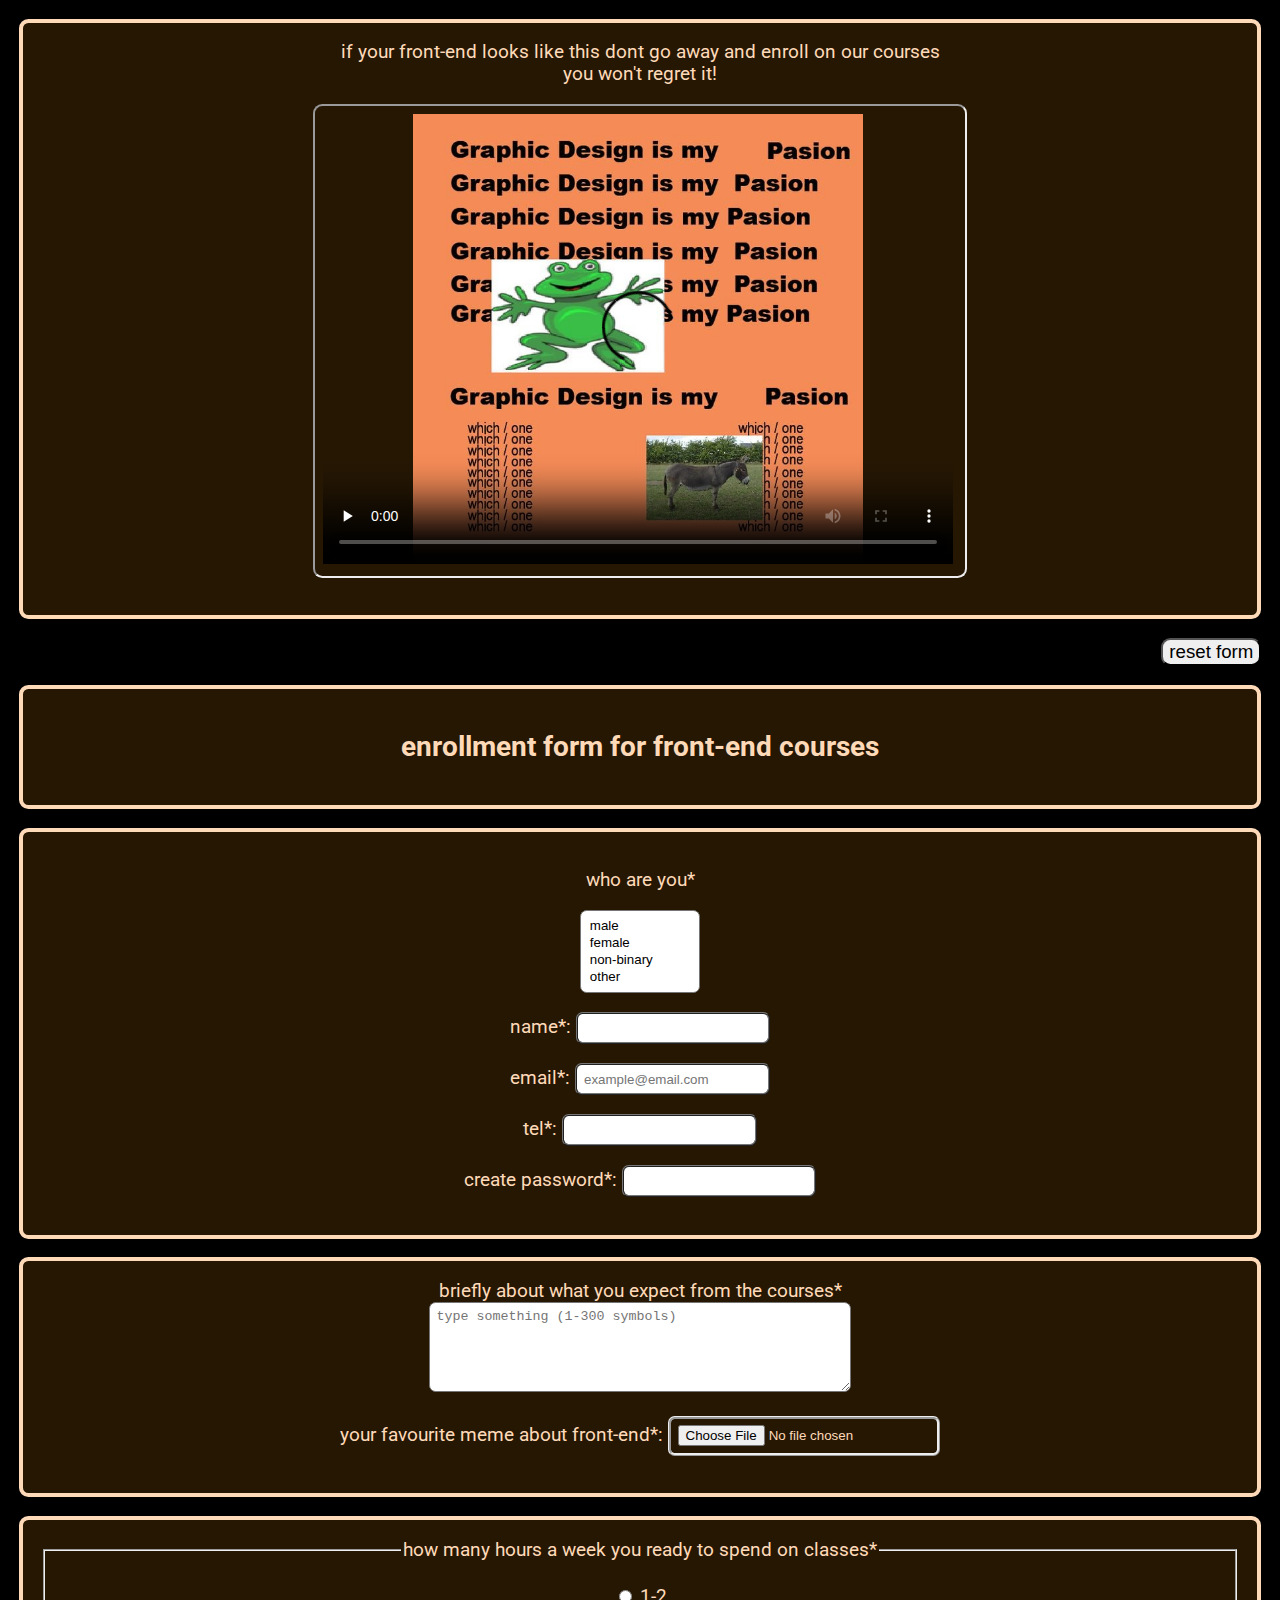
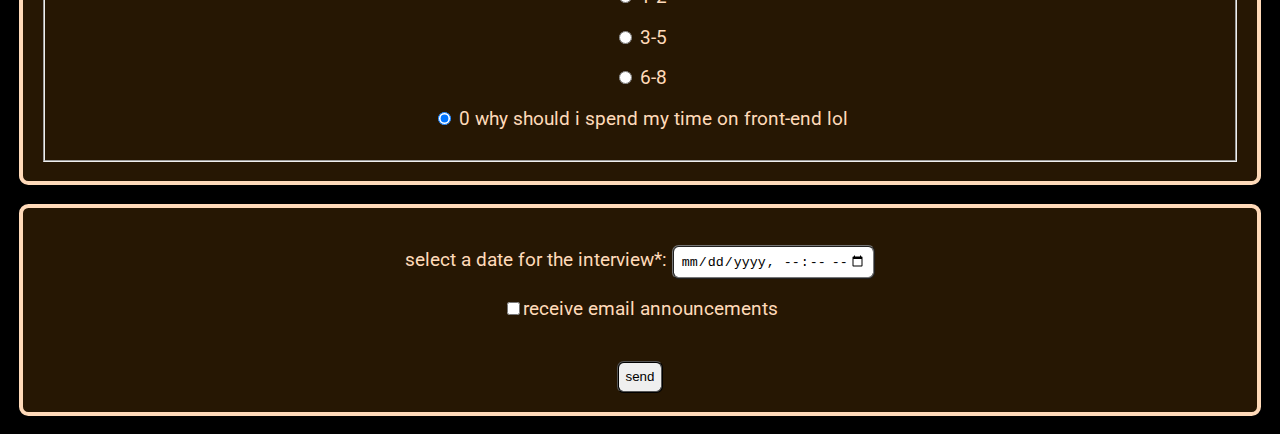
<file: practice4/form_courses.html>
<!DOCTYPE html>
<html lang="en">
<head>
    <meta http-equiv="Content-Type" content="text/html; charset=utf-8">
    <title>front-end courses form</title>
    <link rel="icon" type="image/png" href="favicon.png">

    <link rel="stylesheet" type="text/css" href="style.css">

    <link rel="preconnect" href="https://fonts.googleapis.com">
    <link rel="preconnect" href="https://fonts.gstatic.com" crossorigin>
    <link href="https://fonts.googleapis.com/css2?family=Roboto:wght@300&display=swap" rel="stylesheet">

</head>

<body>
<div align="center" class="courses_form_info">
    if your front-end looks like this dont go away and enroll on our courses <br>
    you won't regret it!
    <iframe src="video.html" title="videoex" width="650" height="470">
    </iframe>
</div>
<form class="courses_form" name="registration" method="POST">
    <div align="right" id="reset">
        <button name="button" type="reset">reset form</button>
    </div>
    <div class="courses_form_info" align="center"><h2>enrollment form for front-end courses</h2></div>
    <div class="courses_form_info" align="center">
        <label for="gender">who are you*</label>
        <select name="gender" id="gender" required="required" multiple>
            <option>male</option>
            <option>female</option>
            <option>non-binary</option>
            <option>other</option>
        </select>
        <label>name*: <input type="text" name="name" required="required" patter="^[a-zA-Z]+$"></label>
        <label>email*: <input type="email" name="email" required="required" placeholder="example@email.com"></label>
        <label>tel*: <input type="tel" name="tel" required="required"></label>
        <label>create password*: <input type="password" name="password" required="required"></label>
    </div>
    <div class="courses_form_info" align="center">
        <div>briefly about what you expect from the courses*</div>
        <textarea name="message" rows="5" cols="49" id="about" maxlength="300" minlength="1"
                  placeholder="type something (1-300 symbols)" required></textarea>
        <label>your favourite meme about front-end*: <input type="file" name="file" required="required"></label>
    </div>
    <div class="courses_form_info" align="center">
        <fieldset>
            <legend align="center">how many hours a week you ready to spend on classes*</legend>
            <label>
                <input type="radio" name="answer" value="1-2">
                1-2
            </label>
            <label>
                <input type="radio" name="answer" value="3-5">
                3-5
            </label>
            <label>
                <input type="radio" name="answer" value="6-8">
                6-8
            </label>
            <label>
                <input type="radio" name="answer" value="0" checked>
                0 why should i spend my time on front-end lol
            </label>
        </fieldset>
    </div>
    <div class="courses_form_info" align="center">
        <label>select a date for the interview*: <input type="datetime-local" name="date" min="2022-10-09T13:13"
                                                        max="2022-12-09T22:22"></label>
        <label><input type="checkbox" name="checkbox">receive email announcements</label><br>
        <input type="submit" name="submit_btn" value="send">
    </div>
</form>
</body>

</html>
</file>
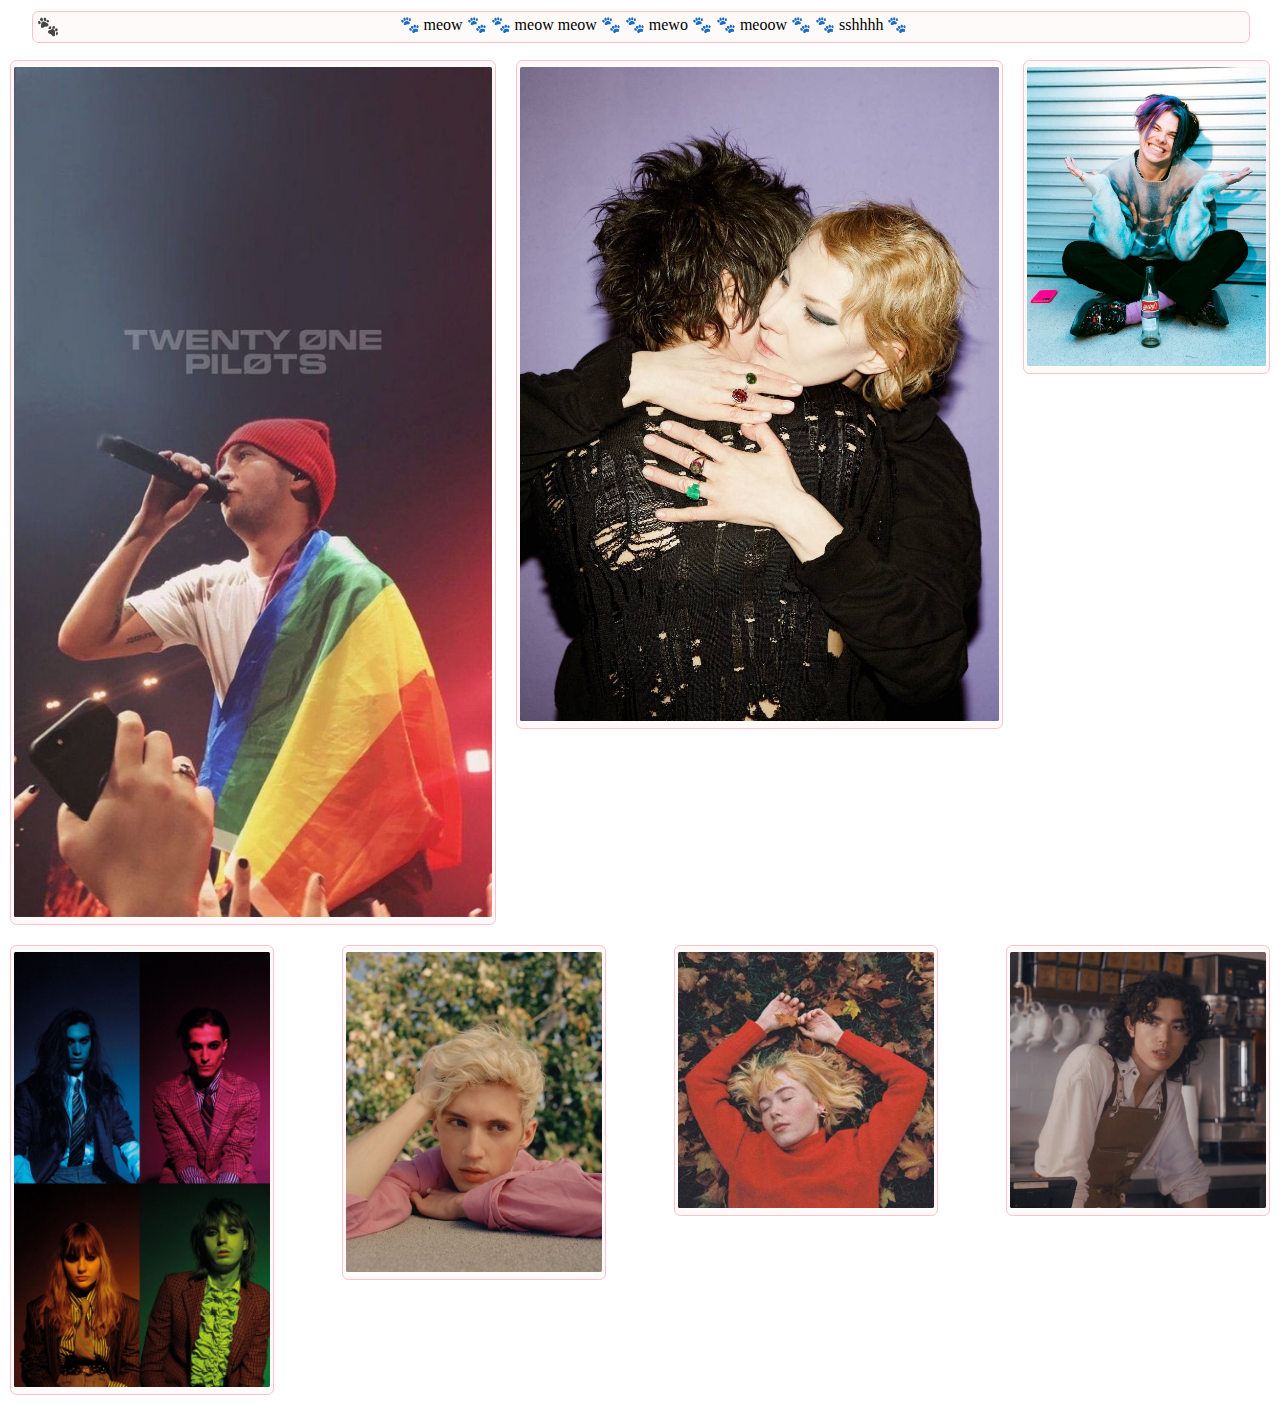
<file: practice5/burger.html>
<!DOCTYPE html>
<html lang="en">
<head>
    <meta charset="UTF-8">
    <meta name="viewport" content="width=device-width, initial-scale=1.0">
    <title>burger menu</title>
    <style>
        * {
            padding: 0;
            margin: auto;
        }

        #gap {
            margin: 50px;
        }

        img {
            max-width: 100%;
            border-radius: 0.1em;
        }

        a {
            border: none;
            text-decoration: none;
            color: black;
        }

        a:hover {
            color: pink;
        }

        header {
            border: 1px solid pink;
            border-radius: 0.4em;
            position: fixed;
            left: 2.5%;
            height: 27px;
            width: 100%;
            padding-top: 2.5px;
            text-align: center;
            top: 11px;
        }

        .container {
            width: 95%;
            margin: auto;
            background-color: snow;
        }

        #burger, [for=burger] {
            display: none;
        }

        nav ul {
            margin: 0;
            padding: 0;
            list-style-type: none;
        }

        li {
            display: inline;
        }

        li:before {
            content: "🐾 ";
        }

        li:after {
            content: " 🐾";
        }

        header img {
            margin-left: 5px;
            margin-top: 2px;
            border: none;
        }

        @media screen and (max-width: 600px) {
            [for=burger] {
                display: block;
                position: fixed;
                width: 30px;
                text-align: center;
                right: 15px;
                top: 15px;
            }

            nav {
                border: 1px solid pink;
                border-radius: 0.4em;
                visibility: hidden;
                position: fixed;
                top: 0;
                margin-top: 50px;
                background: snow;
                width: 90%;
                padding: 10px;
            }

            #burger:checked + label + nav {
                visibility: visible;
            }

            #burger:checked + label {
                transform: rotate(90deg);
                height: 30px;
                width: 23px;
                right: 18.5px;
                top: 11.5px;
                padding-top: 2px;

            }

            li {
                display: block;
            }

        }

        @media (min-width: 500px) {
            .container-1 {
                display: flex;
                flex-direction: row;
                align-items: flex-start;
            }
        }

        .container-2 {
            display: flex;
            align-items: flex-start;
        }

        .container-2 {
            justify-content: space-between;
            flex-wrap: wrap;
        }

        .container-1 div, .container-2 div {
            padding: 3px;
            padding-top: 6px;
            border: 1px solid pink;
            border-radius: 0.4em;
            margin: 10px;
            background: snow;
        }

        .box-1 {
            flex: 2;
            order: 2;
        }

        .box-2 {
            flex: 2;
            order: 1;
        }

        .box-3 {
            flex: 1;
            order: 3;
        }

        .box {
            flex-basis: 20%;
        }
    </style>
</head>
<body>
<header class="container">
    <img align="left" src="favicon.png" alt="queer music artists" width="20" height="20">
    <input type="checkbox" id="burger">
    <label for="burger">☰</label>
    <nav>
        <ul>
            <li><a href="#">meow</a></li>
            <li><a href="#">meow meow</a></li>
            <li><a href="#">mewo</a></li>
            <li><a href="#">meoow</a></li>
            <li><a href="#">sshhhh</a></li>
        </ul>
    </nav>
</header>
<div id="gap"></div>
<div class="container-1">
    <div class="box-1">
        <p>
            <img src="1.png" alt="queer music artists">
        </p>
    </div>
    <div class="box-2">
        <p>
            <img src="7.png" alt="queer music artists">
        </p>
    </div>
    <div class="box-3">
        <p>
            <img src="2.png" alt="queer music artists">
        </p>
    </div>
</div>

<div class="container-2">
    <div class="box">
        <p>
            <img src="3.png" alt="queer music artists">
        </p>
    </div>
    <div class="box">
        <p>
            <img src="4.png" alt="queer music artists">
        </p>
    </div>
    <div class="box">
        <p>
            <img src="5.png" alt="queer music artists">
        </p>
    </div>
    <div class="box">
        <p>
            <img src="6.png" alt="queer music artists">
        </p>
    </div>
</div>
</body>
</html>
</file>
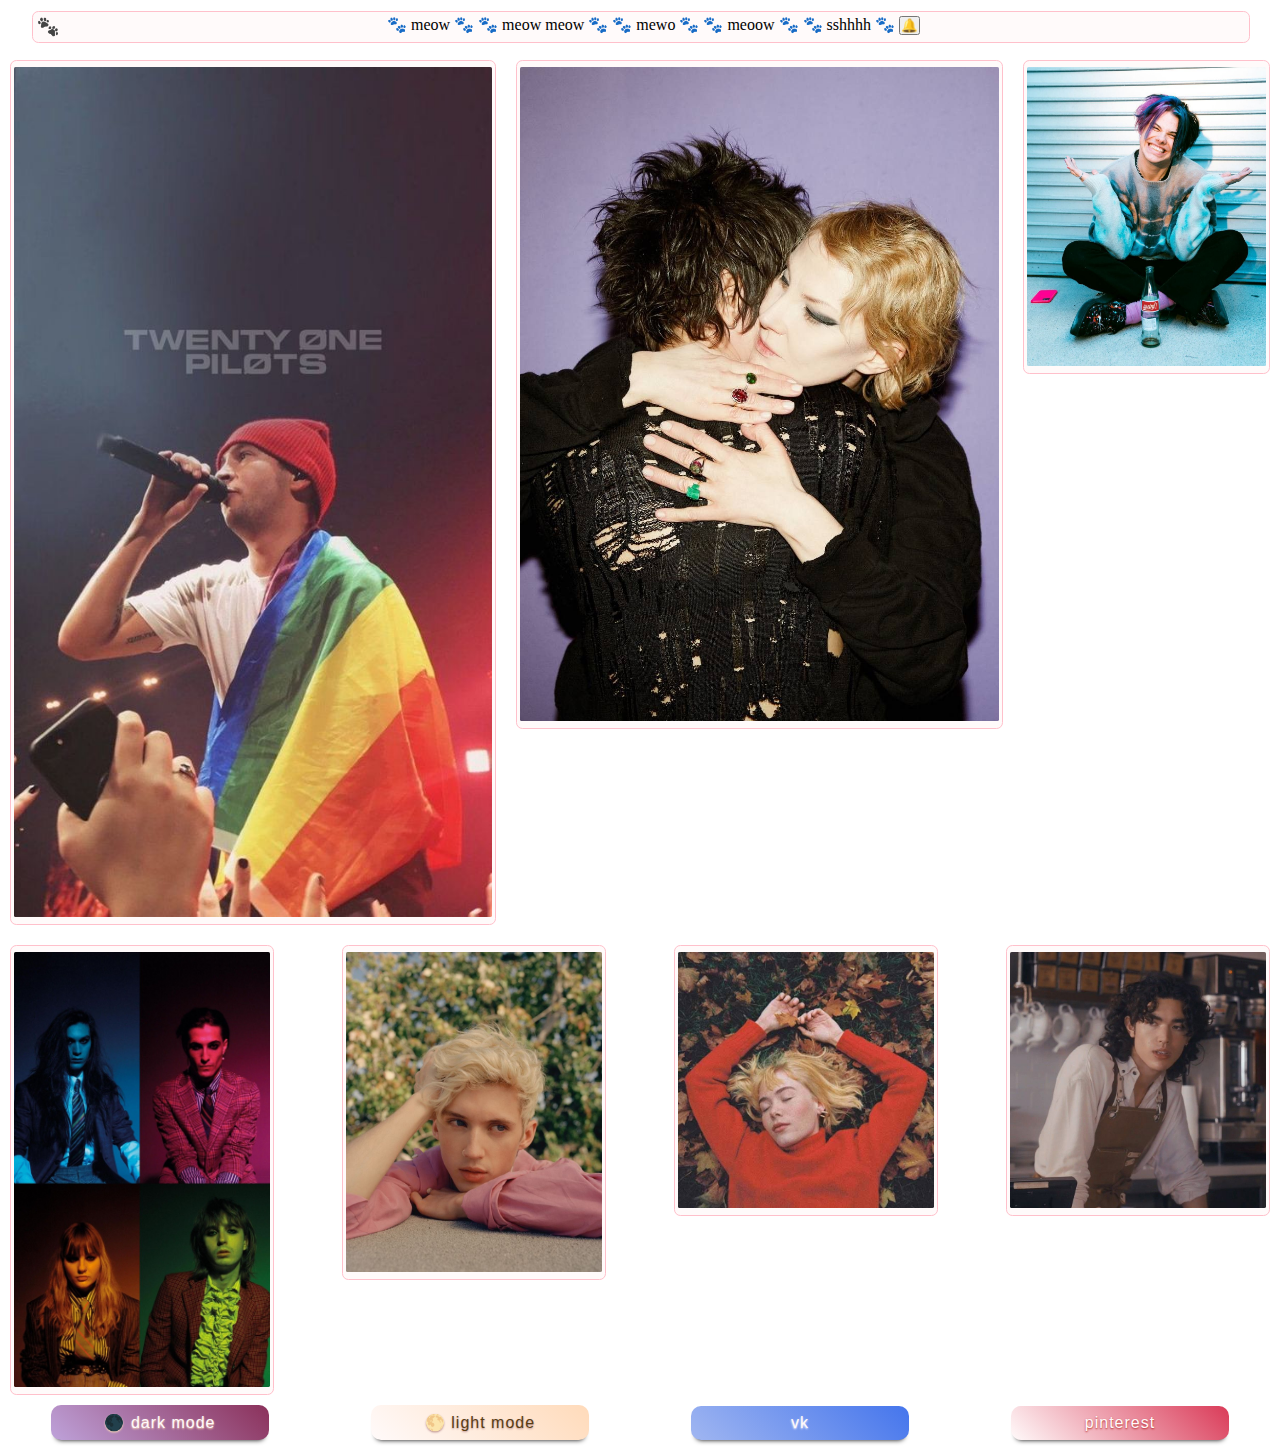
<file: practice6/burger.html>
<!DOCTYPE html>
<html lang="en">
<head>
    <meta charset="UTF-8">
    <meta name="viewport" content="width=device-width, initial-scale=1.0">
    <title>burger menu</title>
    <style>
        * {
            padding: 0;
            margin: auto;
        }

        #gap {
            margin: 50px;
        }

        img {
            max-width: 100%;
            border-radius: 0.1em;
        }

        a {
            border: none;
            text-decoration: none;
            color: black;
        }

        a:hover {
            color: pink;
        }

        header {
            border: 1px solid pink;
            border-radius: 0.4em;
            position: fixed;
            left: 2.5%;
            height: 27px;
            width: 100%;
            padding-top: 2.5px;
            text-align: center;
            top: 11px;
        }

        .container {
            width: 95%;
            margin: auto;
            background-color: snow;
        }

        #burger, [for=burger] {
            display: none;
        }

        nav ul {
            margin: 0;
            padding: 0;
            list-style-type: none;
        }

        li {
            display: inline;
        }

        li:before {
            content: "🐾 ";
        }

        li:after {
            content: " 🐾";
        }

        header img {
            margin-left: 5px;
            margin-top: 2px;
            border: none;
        }

        @media screen and (max-width: 800px) {
            [for=burger] {
                display: block;
                position: fixed;
                width: 30px;
                text-align: center;
                right: 15px;
                top: 15px;
            }

            nav {
                border: 1px solid pink;
                border-radius: 0.4em;
                visibility: hidden;
                position: fixed;
                top: 0;
                margin-top: 50px;
                background: snow;
                width: 90%;
                padding: 10px;
            }

            #burger:checked + label + nav {
                visibility: visible;
            }

            #burger:checked + label {
                transform: rotate(90deg);
                height: 30px;
                width: 23px;
                right: 18.5px;
                top: 11.5px;
                padding-top: 2px;

            }

            li {
                display: block;
            }

        }

        @media (min-width: 500px) {
            .container-1 {
                display: flex;
                flex-direction: row;
                align-items: flex-start;
            }
        }

        .container-2 {
            display: flex;
            align-items: flex-start;
        }

        .container-2 {
            justify-content: space-between;
            flex-wrap: wrap;
        }

        .container-1 div, .container-2 div {
            padding: 3px;
            padding-top: 6px;
            border: 1px solid pink;
            border-radius: 0.4em;
            margin: 10px;
            background: snow;
        }

        .box-1 {
            flex: 2;
            order: 2;
        }

        .box-2 {
            flex: 2;
            order: 1;
        }

        .box-3 {
            flex: 1;
            order: 3;
        }

        .box {
            flex-basis: 20%;
        }

        .buttons {
            display: flex;
            margin: 0;
            padding: 0;
            align-items: center;
            justify-content: space-around;
            margin-bottom: 15px;
        }
        .btn {
            min-width: 10%;
            border: none;
            cursor: pointer;
            font-family: "Roboto Light", sans-serif;
            color: black;
            letter-spacing: 1px;

            text-shadow: 0 1px 2px #000;
            padding: 8px;
            border-radius: 10px;
            font-size: 3%;
            background-size: 220%;
            box-shadow: 0 5px 5px -5px black;
        }
        @media (min-width: 800px) {
            .btn {
                font-size: 1em;
                min-width: 17%;
            }
        }
        .btn1 {
            transition: .5s ease;
            background-image: linear-gradient(45deg, #bea2da, #8a2f58, #19106c);
            color: snow;
            text-shadow: 0 1px 2px peachpuff;
        }
        .btn2 {
            transition: .5s ease;
            background-image: linear-gradient(45deg, snow, peachpuff, pink);
            color: #593d14;
            text-shadow: 0 1px 2px rosybrown;
        }
        .btn3 {
            transition: .5s ease;
            background-image: linear-gradient(45deg, #a0b6f1, #4374ec, #ffffff);
            color: snow;
            text-shadow: 0 1px 2px snow;
        }
        .btn4 {
            transition: .5s ease;
            background-image: linear-gradient(45deg, snow, #d93755, #e093a1);
            color: snow;
            text-shadow: 0 1px 2px firebrick;
        }
        .btn:hover {
            background-position: right;
            transform: translateY(-3px);
        }
        .btn1::before {
            content: "🌑 ";
        }
        .btn2::before {
            content: "🌕 ";
        }
        .notifications {
            display: inline-flex;
            position: relative;
        }
        nav {
            display: inline-flex;
        }
    </style>
</head>
<body>
<header class="container">
    <img align="left" src="favicon.png" alt="queer music artists" width="20" height="20">
    <nav>
        <ul>
            <li><a href="#">meow</a></li>
            <li><a href="#">meow meow</a></li>
            <li><a href="#">mewo</a></li>
            <li><a href="#">meoow</a></li>
            <li><a href="#">sshhhh</a></li>
        </ul>
    </nav>
    <button class="notifications">🔔</button>
    <input type="checkbox" id="burger">
    <label for="burger">☰</label>
</header>
<div id="gap"></div>
<div class="container-1">
    <div class="box-1">
        <p>
            <img src="1.png" alt="queer music artists">
        </p>
    </div>
    <div class="box-2">
        <p>
            <img src="7.png" alt="queer music artists">
        </p>
    </div>
    <div class="box-3">
        <p>
            <img src="2.png" alt="queer music artists">
        </p>
    </div>
</div>

<div class="container-2">
    <div class="box">
        <p>
            <img src="3.png" alt="queer music artists">
        </p>
    </div>
    <div class="box">
        <p>
            <img src="4.png" alt="queer music artists">
        </p>
    </div>
    <div class="box">
        <p>
            <img src="5.png" alt="queer music artists">
        </p>
    </div>
    <div class="box">
        <p>
            <img src="6.png" alt="queer music artists">
        </p>
    </div>
</div>
<footer>
    <div class="buttons">
        <button class="btn btn1">dark mode</button>
        <button class="btn btn2">light mode</button>
        <button class="btn btn3">vk</button>
        <button class="btn btn4">pinterest</button>
    </div>
</footer>
</body>
</html>
</file>
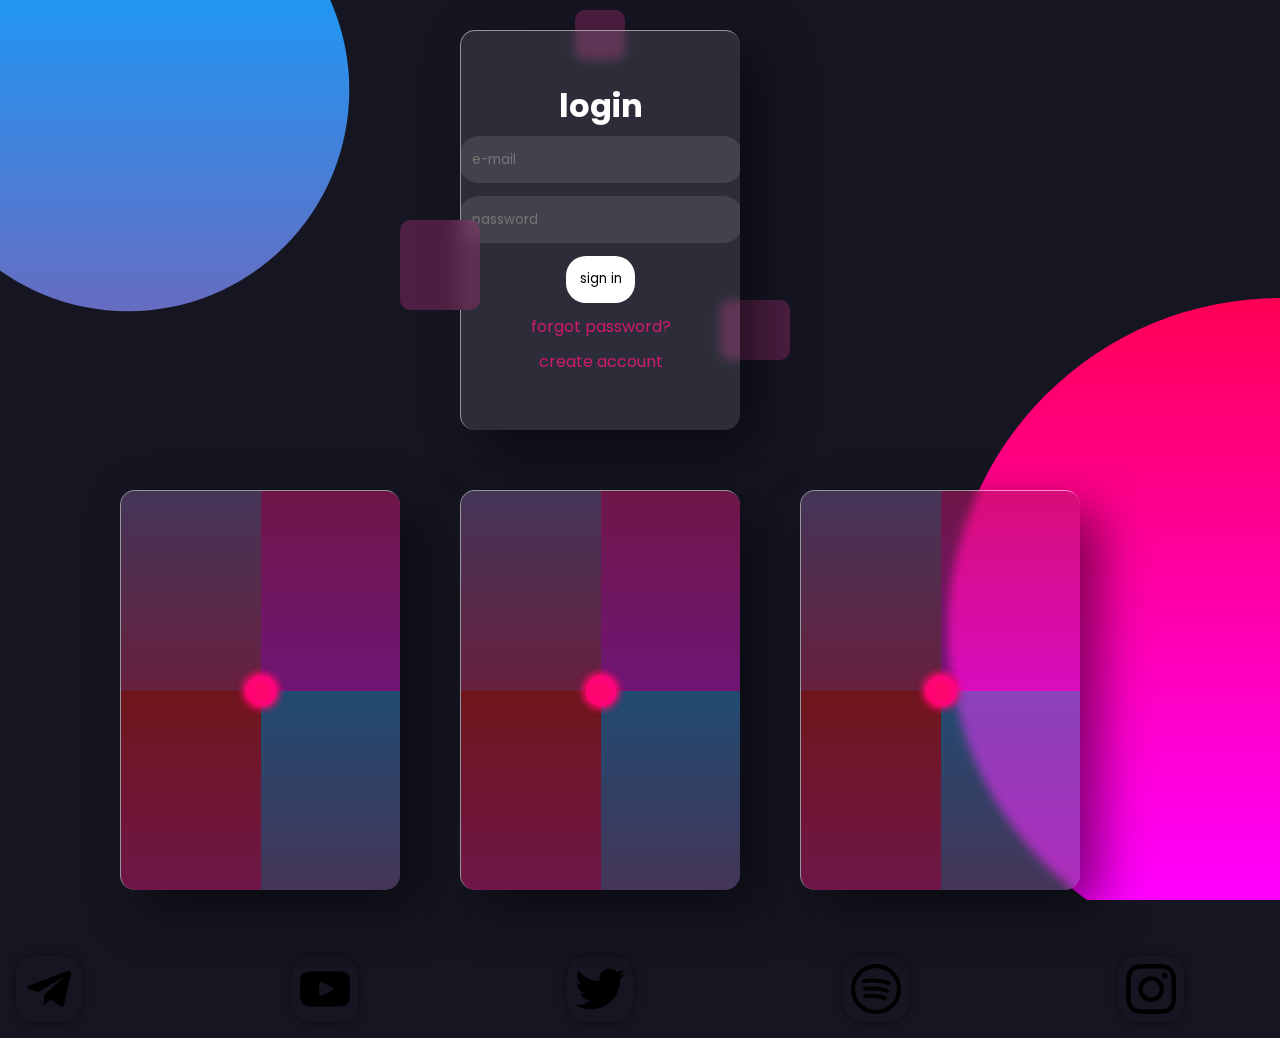
<file: practice7/starter.html>
<!DOCTYPE html>
<html lang="en">
<head>
    <meta charset="UTF-8">
    <meta name="viewport" content="width=device-width, initial-scale=1.0">
    <title>glassmorphism</title>
    <link rel="stylesheet" type="text/css" href="style.css">
</head>
<body>
<div class="container">
    <div class="square1"></div>
    <div class="square2"></div>
    <div class="square3"></div>
    <div class="card login">
        <form>
            <div class="userdata">
                <h1>login</h1>
                <input type="email" name="mail" required="required" placeholder="e-mail">
                <input type="password" name="password" required="required" placeholder="password">
                <input type="submit" name="submit_btn" value="sign in">
                <a href="#">forgot password?</a>
                <a href="#">create account</a>
            </div>

        </form>
    </div>
</div>
<div class="container">
    <div class="card border-rays">
        <div class="modal"></div>
        <div class="circle"></div>
        <div class="circle1"></div>
        <div class="circle2"></div>
        <div class="content">
            <h2>01</h2>
            <h3>card one</h3>
            <p>Lorem ipsum dolor sit amet, consectetur
                adipisicing elit. Accusantium blanditiis commodi
                debitis deleniti deserunt dolore enim error expedita,
                fuga illo impedit ipsum laborum magni nulla numquam
                possimus ullam, unde velit!</p>
            <a href="#">read more</a>
        </div>
    </div>
    <div class="modal"></div>
    <div class="card border-rays">
        <div class="circle"></div>
        <div class="circle1"></div>
        <div class="circle2"></div>
        <div class="content">
            <h2>02</h2>
            <h3>card two</h3>
            <p>Lorem ipsum dolor sit amet, consectetur
                adipisicing elit. Accusantium blanditiis commodi
                debitis deleniti deserunt dolore enim error expedita,
                fuga illo impedit ipsum laborum magni nulla numquam
                possimus ullam, unde velit!</p>
            <a href="#">read more</a>
        </div>
    </div>
    <div class="modal"></div>
    <div class="card border-rays">
        <div class="circle"></div>
        <div class="circle1"></div>
        <div class="circle2"></div>
        <div class="content">
            <h2>03</h2>
            <h3>card three</h3>
            <p>Lorem ipsum dolor sit amet, consectetur
                adipisicing elit. Accusantium blanditiis commodi
                debitis deleniti deserunt dolore enim error expedita,
                fuga illo impedit ipsum laborum magni nulla numquam
                possimus ullam, unde velit!</p>
            <a href="#">read more</a>
        </div>
    </div>
    <div class="modal"></div>
    <footer>
        <div class="buttons">
            <button class="btn tg"><img src="tg.png" alt="telegram"
                                        style="vertical-align: middle">
                <div class="container">
                    <div class="holder tg1"></div>
                </div>
            </button>
            <button class="btn yt"><img src="yt.png" alt="youtube"
                                        style="vertical-align: middle">
                <div class="container">
                    <div class="holder yt1"></div>
                </div>
            </button>
            <button class="btn twi"><img src="twi.png" alt="twitter"
                                         style="vertical-align: middle">
                <div class="container">
                    <div class="holder twi1"></div>
                </div>
            </button>
            <button class="btn sp"><img src="sp.png" alt="spotify"
                                        style="vertical-align: middle">
                <div class="container">
                    <div class="holder sp1"></div>
                </div>
            </button>
            <button class="btn inst"><img src="inst.png" alt="instagram"
                                          style="vertical-align: middle">
                <div class="container">
                    <div class="holder inst1"></div>
                </div>
            </button>
        </div>
    </footer>
</div>

</body>
</html>
</file>
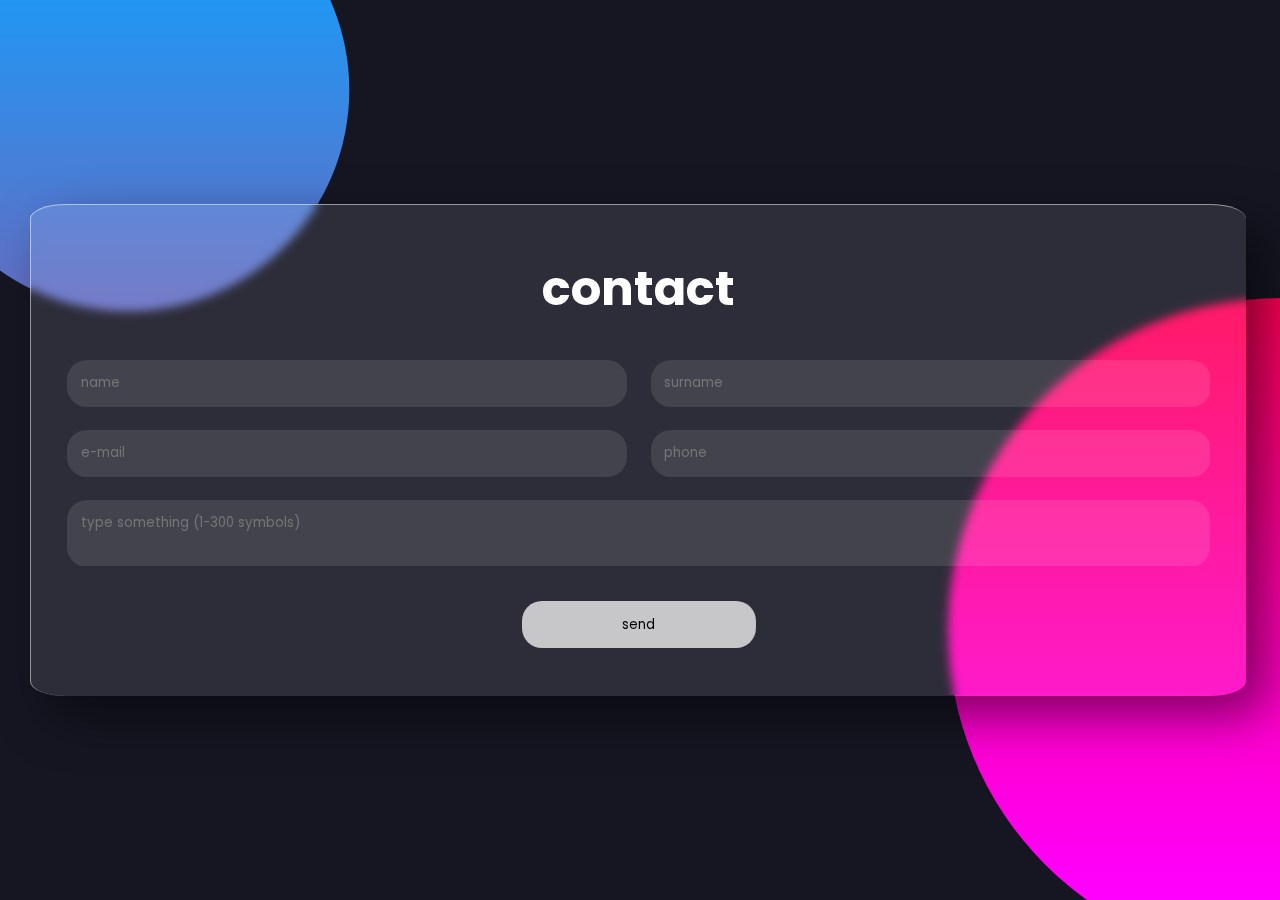
<file: practice8/contact_form.html>
<!DOCTYPE html>
<html lang="en">
<head>
    <meta charset="UTF-8">
    <meta name="viewport" content="width=device-width, initial-scale=1.0">
    <title>glassmorphism</title>
    <link rel="stylesheet" type="text/css" href="styleForm.css">
</head>
<body>
<div class="container">
    <div class="card contact">
        <form>
            <div class="userdata">
                <h1 class="title">contact</h1>
                <input class="name" type="text" name="name" required="required" placeholder="name">
                <input class="surname" type="text" name="surname" required="required" placeholder="surname">
                <input class="phone" type="tel" name="phone" required="required" placeholder="phone">
                <input class="email" type="email" name="mail" required="required" placeholder="e-mail">
                <textarea class="txtarea" name="message" id="about" maxlength="300" minlength="1"
                          placeholder="type something (1-300 symbols)" required></textarea>
                <input class="submit" type="submit" name="submit_btn" value="send">
            </div>
        </form>
    </div>
</div>
</body>
</html>
</file>
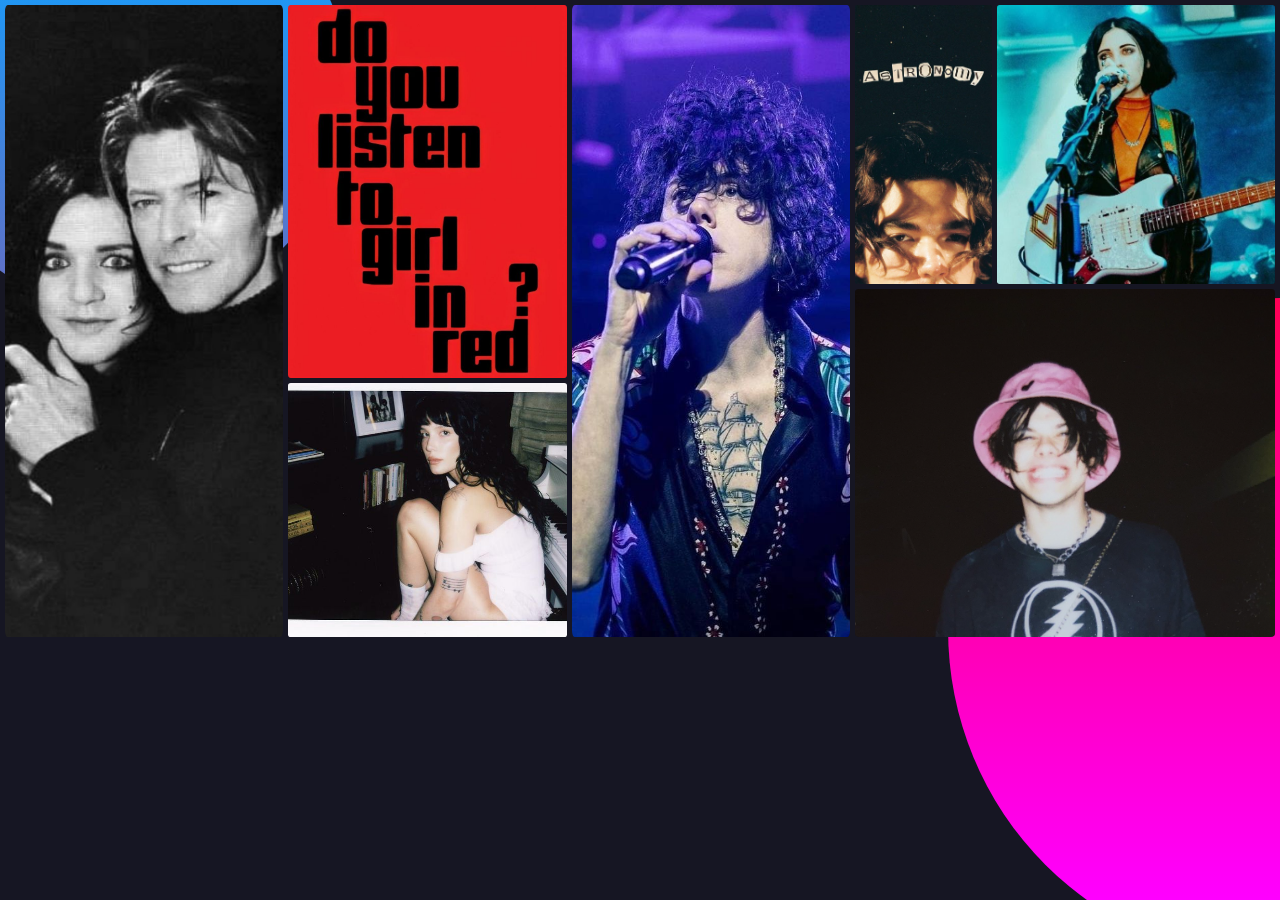
<file: practice8/gallery.html>
<!DOCTYPE html>
<html lang="en">
<head>
    <meta charset="UTF-8">
    <meta name="viewport" content="width=device-width, initial-scale=1.0">
    <title>glassmorphism</title>
    <link rel="stylesheet" type="text/css" href="styleGallery.css">
</head>
<body>

    <div class="gallery">
        <img src="img/bowie_molko.png" class="gallery__img bowie" alt="Image 1">
        <div class="gallery__img bowie txt">samdfksmdf</div>

        <img src="img/conan.png" class="gallery__img conan" alt="Image 2">
        <div class="gallery__img conan txt">3moemofmoaei</div>

        <img src="img/girlinred.png" class="gallery__img gir" alt="Image 3">
        <div class="gallery__img gir txt">3moemofmoaei</div>

        <img src="img/heather.png" class="gallery__img heather" alt="Image 4">
        <div class="gallery__img heather txt">3moemofmoaei</div>

        <img src="img/lp.png" class="gallery__img lp" alt="Image 5">
        <div class="gallery__img lp txt">3moemofmoaei</div>

        <img src="img/yungblud.png" class="gallery__img yb" alt="Image 6">
        <div class="gallery__img yb txt">3moemofmoaei</div>

        <img src="img/halsey.png" class="gallery__img halsey" alt="Image 7">
        <div class="gallery__img halsey txt ">3moemofmoaei</div>

    </div>

</body>
</html>
</file>
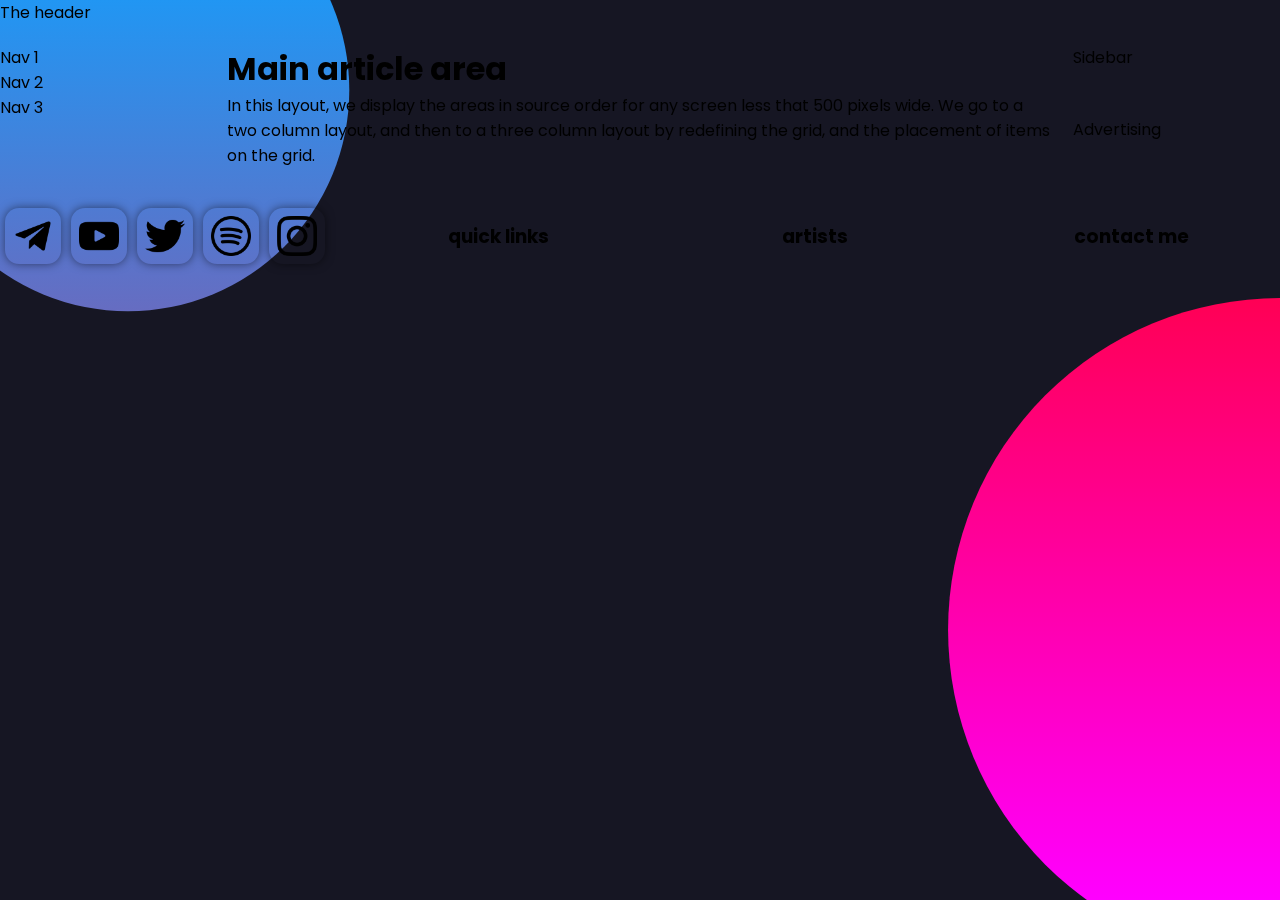
<file: practice8/main.html>
<!DOCTYPE html>
<html lang="en">
<head>
    <meta charset="UTF-8">
    <meta name="viewport" content="width=device-width, initial-scale=1.0">
    <title>glassmorphism</title>
    <link rel="stylesheet" type="text/css" href="styleMain.css">
</head>
<body>
<div class="wrapper">
    <header class="main-head">The header</header>
    <nav class="main-nav">
        <ul>
            <li><a href="">Nav 1</a></li>
            <li><a href="">Nav 2</a></li>
            <li><a href="">Nav 3</a></li>
        </ul>
    </nav>
    <article class="content">
        <h1>Main article area</h1>
        <p>
            In this layout, we display the areas in source order for any screen less
            that 500 pixels wide. We go to a two column layout, and then to a three
            column layout by redefining the grid, and the placement of items on the
            grid.
        </p>
    </article>
    <aside class="side">Sidebar</aside>
    <div class="ad">Advertising</div>
    <footer class="main-footer">
        <div class="socials buttons">
            <button class="btn tg"><img src="tg.png" alt="telegram"
                                        style="vertical-align: middle">
                <div class="container">
                    <div class="holder tg1"></div>
                </div>
            </button>
            <button class="btn yt"><img src="yt.png" alt="youtube"
                                        style="vertical-align: middle">
                <div class="container">
                    <div class="holder yt1"></div>
                </div>
            </button>
            <button class="btn twi"><img src="twi.png" alt="twitter"
                                         style="vertical-align: middle">
                <div class="container">
                    <div class="holder twi1"></div>
                </div>
            </button>
            <button class="btn sp"><img src="sp.png" alt="spotify"
                                        style="vertical-align: middle">
                <div class="container">
                    <div class="holder sp1"></div>
                </div>
            </button>
            <button class="btn inst"><img src="inst.png" alt="instagram"
                                          style="vertical-align: middle">
                <div class="container">
                    <div class="holder inst1"></div>
                </div>
            </button>
        </div>
        <a href="contact_form.html"><h3 class="contacts">contact me</h3></a>
        <h3 class="links">quick links</h3>
        <h3 class="artists">artists</h3>
    </footer>
</div>

</body>
</html>
</file>
<file: practice2/style.css>
body {
    margin: 0;
    font-family: Arial;
    font-size: 14pt;
    background-color: black;
    color: peachpuff;
}
a {
    color: coral;
}
a:visited {
    color: saddlebrown;
}
a:hover{
    color: crimson;
}


header {
    display: block;
    background: #000000;
}

.header-bg {
    height: 100px;
    text-align: center;
}

.header-bg img {
    position: relative;
    top: 10px;
}

p{
    text-align: justify; /* Выравнивание по ширине */
    margin-left: 60px; /* Отступ слева в пикселах */
    margin-right: 10px; /* Отступ справа в пикселах */
    border-left: 1px solid #e5d2b8; /* Параметры линии слева */
    border-bottom: 1px solid #e5d2b8; /* Параметры линии снизу */
    padding-left: 10px; /* Отступ от линии слева до текста  */
    padding-bottom: 10px; /* Отступ от линии снизу до текста  */
}
div > nav {
    font-size: 60px;
}

section h3 {
    border-top: 6px dashed #e5d2b8; /* Параметры линии сверху */
    font-family: 'Roboto', sans-serif;
}
h1 {
    font-size: 60px;
}
h1, h2, h4 {
    font-family: 'Roboto', sans-serif;
}
h1 {
    margin: 10px 40px 10px 10px;
    padding: 10px;
}
aside + article {
    margin: 10px;
    border: 2px solid #e5d2b8;
    padding: 30px;
}
</file>
<file: practice3/style.css>
nav {
    display: block;
    border: 5px solid #e5d2b8;
    text-decoration: overline;
    position: fixed;
    right: 12%;
    z-index: 1;
    background: black;
    padding: 20px;
}
#mewhen {
    z-index: 1;
    display: block;
    position:fixed;
    left: 71%;
    top: 330px;
}
body {
    margin: 0;
    display: block;
    font-family: Arial;
    font-size: 14pt;
    background-color: black;
    color: peachpuff;
}
a {
    color: coral;
    text-decoration: none;
}
a:visited {
    display: block;
    color: saddlebrown;
}
a:hover{
    display: block;
    color: crimson;
}


header {
    display: block;
    background: #000000;
}

div {
    position: relative;
}

.header-bg img {
    position: relative;
    top: 10px;
}

p{
    text-align: justify; /* Выравнивание по ширине */
    margin-left: 60px; /* Отступ слева в пикселах */
    margin-right: 10px; /* Отступ справа в пикселах */
    border-left: 1px solid #e5d2b8; /* Параметры линии слева */
    border-bottom: 1px solid #e5d2b8; /* Параметры линии снизу */
    padding-left: 10px; /* Отступ от линии слева до текста  */
    padding-bottom: 10px; /* Отступ от линии снизу до текста  */
}
div > nav {
    font-size: 60px;
}

section h3 {
    border-top: 6px dashed #e5d2b8; /* Параметры линии сверху */
    font-family: 'Roboto', sans-serif;
}
main {
    display: inline;
}
h1 {
    font-size: 60px;
}
h1, h2, h4 {
    position: relative;
    font-family: 'Roboto', sans-serif;
}
h1 {
    margin: 10px 40px 10px 10px;
    padding: 10px;
}
aside + article {
    margin: 10px;
    border: 2px solid #e5d2b8;
    padding: 30px;
}
aside {
    display: inline;
    float: right;
}
.icons_low {
    position: relative;
    left: 70px;
}
.layer1 {
    position: -webkit-sticky;
    top: 15px;
}

#collage {
    position: relative;
    padding: 60px;
}

img {
    position: sticky;
    top: 0;
}

#contacts {
    position: sticky;
    top: 0;
    width: 100%;
}
footer {
    float: top;
}
</file>
<file: practice4/style.css>
nav {
    display: block;
    border: 5px solid #e5d2b8;
    text-decoration: overline;
    position: fixed;
    right: 12%;
    z-index: 1;
    background: black;
    padding: 20px;
}
#mewhen {
    z-index: 1;
    display: block;
    position:fixed;
    left: 71%;
    top: 330px;
}
body {
    margin: 0;
    display: block;
    font-family: Arial;
    font-size: 14pt;
    background-color: black;
    color: peachpuff;
}
a {
    color: coral;
    text-decoration: none;
}
a:visited {
    display: block;
    color: saddlebrown;
}
a:hover{
    display: block;
    color: crimson;
}


header {
    display: block;
    background: #000000;
}

div {
    position: relative;
}

.header-bg img {
    position: relative;
    top: 10px;
}

p{
    text-align: justify; /* Выравнивание по ширине */
    margin-left: 60px; /* Отступ слева в пикселах */
    margin-right: 10px; /* Отступ справа в пикселах */
    border-left: 1px solid #e5d2b8; /* Параметры линии слева */
    border-bottom: 1px solid #e5d2b8; /* Параметры линии снизу */
    padding-left: 10px; /* Отступ от линии слева до текста  */
    padding-bottom: 10px; /* Отступ от линии снизу до текста  */
}
div > nav {
    font-size: 60px;
}

section h3 {
    border-top: 6px dashed #e5d2b8; /* Параметры линии сверху */
    font-family: 'Roboto', sans-serif;
}
main {
    display: inline;
}
h1 {
    font-size: 60px;
}
h1, h2, h4 {
    position: relative;
    font-family: 'Roboto', sans-serif;
}
h1 {
    margin: 10px 40px 10px 10px;
    padding: 10px;
}
aside + article {
    margin: 10px;
    border: 2px solid #e5d2b8;
    padding: 30px;
}
aside {
    display: inline;
    float: right;
}
.icons_low {
    position: relative;
    left: 70px;
}
.layer1 {
    position: -webkit-sticky;
    top: 15px;
}

#collage {
    position: relative;
    padding: 60px;
}

img {
    position: sticky;
    top: 0;
}

#contacts {
    position: sticky;
    top: 0;
    width: 100%;
}
footer {
    float: top;
}
.courses_form_info {
    font-family: 'Roboto', sans-serif;
    font-size: 1em;
    padding: 1em;
    border: 4px solid;
    margin: 1em;
    border-radius: 0.5em;
    background-color: #261703;
}
input:focus {
    color: #e5d2b8;
    background-color: saddlebrown;
}
select:focus {
    background-color: saddlebrown;
    color: #e5d2b8;
}
label {
    display: block;
    margin: 1em;
}
input {
    padding: 0.5em;
    border-style: ridge;
    border-radius: 0.5em;
}
textarea {
    padding: 0.5em;
    border-style: ridge;
    border-radius: 0.5em;
}
select {
    padding: 0.5em;
    overflow: hidden;
    width: 10%;
    border-style: ridge;
    border-radius: 0.5em;
}
#reset {
    margin: 1em;
}

#reset button {
    font-size: 1em;
}
button {
    border-radius: 0.5em;
}
iframe {
    display: block;
    border-radius: 0.5em;
    margin: 1em;
}
</file>
<file: practice7/style.css>
@import url('https://fonts.googleapis.com/css2?family=Poppins&display=swap');
* {
    margin: 0;
    padding: 0;
    box-sizing: border-box;
    font-family: 'Poppins', sans-serif;
}

body {
    display: block;
    justify-content: center;
    align-items: center;
    min-height: 100vh;
    background: #161623;
}

body::before {
    content: '';
    position: fixed;
    top: 0;
    left: 0;
    width: 100%;
    height: 100%;
    clip-path: circle(30% at right 70%);
    background: linear-gradient(#f00, #f0f);
}
body::after {
    content: '';
    position: fixed;
    top: 0;
    left: 0;
    width: 100%;
    height: 100%;
    background: linear-gradient(#2196f3, #e91e63);
    clip-path: circle(20% at 10% 10%);
}
.container {
    position: relative;
    display: flex;
    justify-content: center;
    align-items: center;
    max-width: 1200px;
    flex-wrap: wrap;
    z-index: 1;
}
.container .card {
    position: relative;
    width: 280px;
    height: 400px;
    margin: 30px;
    box-shadow: 20px 20px 50px rgba(0, 0, 0, 0.5);
    border-radius: 15px;
    background: rgba(255, 255, 255, 0.1);
    overflow: hidden;
    display: flex;
    justify-content: center;
    align-items: center;
    border-top: 1px solid rgba(255, 255, 255, 0.5);
    border-left: 1px solid rgba(255, 255, 255, 0.5);
    backdrop-filter: blur(5px);
}
.container .card .content {
    padding: 20px;
    text-align: center;
    transform: translateY(100px);
    opacity: 0;
    transition: 0.5s;
}
.container .card:hover .content {
    transform: translateY(0px);
    opacity: 1;
}
.card:hover {
    transition: 0.5s ease;
    transform:  scale(105%);
    z-index: 2;
}
.card:hover + .modal {
    position: absolute;
    left: 0;
    top: -100%;
    width: 103.5%;
    height: 205%;
    z-index: 1;
    backdrop-filter: blur(20px) brightness(40%);

}
.container .card .content h2 {
    position: absolute;
    top: -40px;
    right: 30px;
    font-size: 8em;
    color: rgba(255, 255, 255, 0.15);
    pointer-events: none;
}
.container .card .content h3 {
    font-size: 1.8em;
    color: #fff;
    z-index: 1;
}
.container .card .content p {
    font-size: 1em;
    color: #fff;
    font-weight: 300;
}
.container .card .content a {
    position: relative;
    display: inline-block;
    padding: 8px 20px;
    margin-top: 15px;
    background: #fff;
    color: #000;
    border-radius: 20px;
    text-decoration: none;
    font-weight: 500;
    box-shadow: 0 5px 15px rgba(0, 0, 0, 0.2);
}
.container .card .circle, .circle1, .circle2 {
    width: 30px;
    height: 30px;
    background-color: #e91e63;
    position: absolute;
    border-radius: 50%;
    backdrop-filter: blur(5px);
    filter: blur(5px) saturate(150%);
    transition: 1s;
}
@keyframes card-circle {
    from{
        left: calc(100% - 30px);
        top: 0;
    }
    25% {
        left: 0;
        top: 0;
    }
    50%{
        left: 0;
        top: calc(100% - 30px);
    }
    75%{
        left: calc(100% - 30px);
        top: calc(100% - 30px);
    }
    to{
        left: calc(100% - 30px);
        top: 0;
    }
}
@keyframes card-circle2 {
    from{
        left: 0;
        top: calc(100% - 30px);
    }
    25% {
        left: calc(100% - 30px);
        top: calc(100% - 30px);
    }
    50%{
        left: calc(100% - 30px);
        top: 0;
    }
    75%{
        left: 0;
        top: 0;
    }
    to{
        left: 0;
        top: calc(100% - 30px);
    }
}
.container .card:hover .circle1 {
    background: white;
    animation: card-circle 8s linear infinite reverse;
    filter: blur(30px) brightness(1000%);
}
.container .card:hover .circle2 {
    background: white;
    animation: card-circle2 8s linear infinite reverse;
    filter: blur(10px) brightness(1000%);
}
.btn {
    border: none;
    padding: 8px;
    border-radius: 20px;
    cursor: pointer;
    z-index: 1;
    box-shadow: 0 0 10px rgba(0,0,0,0.5);
}
.tg {
    transition: 1s ease-in;
}
.yt {
    transition: 1s ease-in;
}
.twi {
    transition: 1s ease-in;
}
.sp {
    transition: 1s ease-in;
}
.inst {
    transition: 1s ease-in;
}


button img {
    position: relative;
    width: 50px;
    height: 50px;
    z-index: 3;
}
footer {
    position: relative;
    width: 100%;
    height: auto;
    justify-content: center;
    align-items: center;
    bottom: -20px;
}
button {
    background: none;
    overflow: hidden;
    display: flex;

}
.buttons {
    padding: 1em;
    width: 100%;
    height: 100%;
    display: flex;
    justify-content: space-between;
}

.border-rays::before {
    content: '';
    filter: brightness(70%);
    position: absolute;
    z-index: -2;
    left: -50%;
    top: -50%;
    width: 200%;
    height: 200%;
    background-repeat: no-repeat;
    background-size: 50% 50%, 50% 50%;
    background-position: 0 0, 100% 0, 100% 100%, 0 100%;
    background-image: linear-gradient(#2196f3, #e91e63), linear-gradient(#f00, #f0f), linear-gradient(#2196f3, #e91e63), linear-gradient(#f00, #f0f);
    animation: anim-border-rays 8s linear infinite;
    opacity: 0.5;
    animation-play-state: paused;
}
.border-rays:hover::before {
    animation-play-state: running;
    filter: brightness(130%);
}
.border-rays::after {
    content: '';
    filter: brightness(70%);
    position: absolute;
    z-index: -1;
    left: 6px;
    top: 6px;
    width: calc(100% - 12px);
    height: calc(100% - 12px);
    border-radius: 5px;
}
@keyframes anim-border-rays {
    100% {
        transform: rotate(1turn);
    }
}
.holder {
    position: absolute;
    top: -100px;
    left: -100px;
    width:100vw;
    height: 100vh;
    transform: translateY(-100vh);
    transition: 1s linear;
}
.tg1 {
    background: linear-gradient(#0088cc, #e91e63);
}
.yt1 {
    background: linear-gradient(#b9021e, #e91e63);
}
.twi1 {
    background: linear-gradient(#25aff5, #e91e63);
}
.sp1 {
    background: linear-gradient(#007513, #e91e63);
}
.inst1 {
    background: linear-gradient(#f3a71a, #e91e63);
}
.btn:hover .holder {
    transform: translateY(0);
}
.userdata {
    display: flex;
    justify-content: center;
    align-items: center;
    flex-direction: column;
    flex-wrap: wrap;
}
input {
    padding: 1em;
    margin: 0.5em;
    border: none;
    border-radius: 20px;
    background: none;
    backdrop-filter: opacity(1);
    color: white;
}
input[type=submit] {
    color: black;
    background: white;
    filter: opacity(1);
    cursor: pointer;
}
.login a {
    margin: 5px;
    text-decoration: none;
    color: #ce1b6c;
}
.login h1 {
    color: white;
}
.square1 {
    position: absolute;
    z-index: -1;
    width: 50px;
    height: 50px;
    top: 10px;
    animation: login-square1 4s linear infinite alternate;

}
.square2 {
    position: absolute;
    z-index: 1;
    width: 80px;
    height: 90px;
    top: 220px;
    left: 25em;
}
.square3 {
    position: absolute;
    z-index: -1;
    width: 70px;
    height: 60px;
    top: 300px;
    left: 45em;
    animation: login-square3 4s linear infinite alternate;
}
.square1, .square2, .square3 {
    border-radius: 10px;
    backdrop-filter: blur(10px);
    background: rgba(185, 49, 126, 0.34);
}
@keyframes login-square1 {
    from{
        top: 10px;
        left: 50%;
    }
    50%{
        top: 10px;
        left: calc(50% + 7em);
    }
    to{
        top: 200px;
        left: calc(50% + 7em);
    }
}
@keyframes login-square3 {
    from{
        top: 300px;
        left: 45em;
    }
    50%{
        top: 400px;
        left: 45em;
    }
    to{
        top: 400px;
        left: 45%;
    }
}
</file>
<file: practice8/styleForm.css>
@import url('https://fonts.googleapis.com/css2?family=Poppins&display=swap');

* {
    margin: 0;
    padding: 0;
    box-sizing: border-box;
    font-family: 'Poppins', sans-serif;
}

body {
    background: #161623;
    position: absolute;
    display: flex;
    width: 100%;
    height: auto;
    align-items: center;
}
@media (min-height: 450px) {
    body {
        height: 100%;
    }
}

body::before {
    content: '';
    position: fixed;
    top: 0;
    left: 0;
    width: 100%;
    height: 100%;
    clip-path: circle(30% at right 70%);
    background: linear-gradient(#f00, #f0f);
}

body::after {
    content: '';
    position: fixed;
    top: 0;
    left: 0;
    width: 100%;
    height: 100%;
    background: linear-gradient(#2196f3, #e91e63);
    clip-path: circle(20% at 10% 10%);
}
.container .card {
    z-index: 2;
    position: relative;
    width: 95vw;
    height: auto;
    margin: 2.5%;
    padding: 2%;
    box-shadow: 20px 20px 50px rgba(0, 0, 0, 0.5);
    border-radius: 3%;
    background: rgba(255, 255, 255, 0.1);
    border-top: 1px solid rgba(255, 255, 255, 0.5);
    border-left: 1px solid rgba(255, 255, 255, 0.5);
    backdrop-filter: blur(5px);
}

.title {
    grid-area: title;
    justify-self: center;
    font-size: 3em;
}

.name {
    grid-area: name;
}

.submit {
    grid-area: submit;
}

.surname {
    grid-area: surname;
}

.txtarea {
    grid-area: txtarea;
}

.phone {
    grid-area: phone;
}

.email {
    grid-area: email;
}
.userdata * {
    margin: 2%;
}
.userdata {
    display: grid;
    grid-template-columns: 1fr;
    grid-template-areas:
      "title"
    "name"
    "surname"
      "email"
    "phone"
    "txtarea"
    "submit";
}
@media (min-width: 713px){
    .userdata {
        grid-template-columns: 1fr 1fr;
        grid-template-areas:
                "title  title"
                "name   surname"
                "email  phone"
                "txtarea    txtarea"
                "submit submit";
    }
    .txtarea {
        margin: 1%;
    }
}
input, textarea {
    padding: 1em;
    margin: 0.5em;
    border: none;
    border-radius: 20px;
    background: none;
    backdrop-filter: opacity(1);
    color: white;
    transition: .4s;
}
input:focus, textarea:focus, input:hover, textarea:hover {
    background-color: rgba(255, 255, 255, 0.7);
    outline: none;
}

textarea {
    resize: none;

}
input[type=submit] {
    color: black;
    background-color: rgba(255, 255, 255, 0.7);
    cursor: pointer;
    width: 20%;
    place-self: center;
    transition: .4s;
}
input[type=submit]:hover {
    background-color: white;
}
.contact h1 {
    color: white;
}
</file>
<file: practice8/styleGallery.css>
@import url('https://fonts.googleapis.com/css2?family=Poppins&display=swap');
* {
    margin: 0;
    padding: 0;
    box-sizing: border-box;
    font-family: 'Poppins', sans-serif;
}

body {
    display: block;
    justify-content: center;
    align-items: center;
    min-height: 100vh;
    background: #161623;
}

body::before {
    content: '';
    position: fixed;
    top: 0;
    left: 0;
    width: 100%;
    height: 100%;
    z-index: -1;
    clip-path: circle(30% at right 70%);
    background: linear-gradient(#f00, #f0f);
}
body::after {
    content: '';
    z-index: -1;
    position: fixed;
    top: 0;
    left: 0;
    width: 100%;
    height: 100%;
    background: linear-gradient(#2196f3, #e91e63);
    clip-path: circle(20% at 10% 10%);
}
.gallery {
    grid-area: gallery;
    box-sizing: border-box;
    padding: 5px;
    display: grid;
    grid-template-columns: repeat(9, 1fr);
    grid-template-rows: repeat(5, 7vw);
    gap: 5px;
}

.gallery__img {
    width: 100%;
    height: 100%;
    border-radius: 1%;
    object-fit: cover;
    transition: .5s;
}
.txt {
    opacity: 0;
    background-color: rgba(0, 0, 0, 0.5);
    color: #e0d6ff;
    font-weight: bold;
    text-align: center;
    font-size: .5em;
    overflow: hidden;
    overflow-wrap: break-word;
}
@media (min-width: 600px) {
    .txt {
        font-size: 0.7em;
    }
}
@media (min-width: 1001px) {
    .txt {
        font-size: 1.5em;
    }
}
.gallery__img:hover {
    opacity: 1;
}
.bowie {
    z-index: 1;
    grid-column-start: 1;
    grid-column-end: 3;
    grid-row-start: 1;
    grid-row-end: 7;
}
.gir {
    grid-column-start: 3;
    grid-column-end: 5;
    grid-row-start: 1;
    grid-row-end: 5;
}
.halsey {
    grid-column-start: 3;
    grid-column-end: 5;
    grid-row-start: 5;
    grid-row-end: 7;
}
.lp {
    grid-column-start: 5;
    grid-column-end: 7;
    grid-row-start: 1;
    grid-row-end: 7;
}
.conan {
    grid-column-start: 7;
    grid-column-end: 8;
    grid-row-start: 1;
    grid-row-end: 4;
}
.yb {
    grid-column-start: 7;
    grid-column-end: 10;
    grid-row-start: 4;
    grid-row-end: 7;
}
.heather {
    grid-column-start: 8;
    grid-column-end: 10;
    grid-row-start: 1;
    grid-row-end: 4;
}
</file>
<file: practice8/styleMain.css>
@import url('https://fonts.googleapis.com/css2?family=Poppins&display=swap');
* {
    margin: 0;
    padding: 0;
    box-sizing: border-box;
    font-family: 'Poppins', sans-serif;
}

body {
    display: block;
    justify-content: center;
    align-items: center;
    min-height: 100vh;
    background: #161623;
}

body::before {
    content: '';
    position: fixed;
    top: 0;
    left: 0;
    width: 100%;
    height: 100%;
    z-index: -1;
    clip-path: circle(30% at right 70%);
    background: linear-gradient(#f00, #f0f);
}
body::after {
    content: '';
    z-index: -1;
    position: fixed;
    top: 0;
    left: 0;
    width: 100%;
    height: 100%;
    background: linear-gradient(#2196f3, #e91e63);
    clip-path: circle(20% at 10% 10%);
}
a {
    text-decoration: none;
    color: inherit;
}
.container {
    position: relative;
    display: flex;
    justify-content: center;
    align-items: center;
    max-width: 1200px;
    flex-wrap: wrap;
    z-index: 1;
}
.btn {
    border: none;
    padding: 3px;
    margin: 0 5px;
    border-radius: 25%;
    cursor: pointer;
    z-index: 1;
    box-shadow: 0 0 10px rgba(0,0,0,0.5);
}
.tg {
    transition: 1s ease-in;
}
.yt {
    transition: 1s ease-in;
}
.twi {
    transition: 1s ease-in;
}
.sp {
    transition: 1s ease-in;
}
.inst {
    transition: 1s ease-in;
}


button img {
    position: relative;
    width: 20px;
    height: 20px;
    z-index: 3;
}

@media (min-width: 769px) {
    button img {
        width: 30px;
        height: 30px;
    }
    .btn {
        padding: 5px;
    }
}
@media (min-width: 1001px) {
    button img {
        width: 40px;
        height: 40px;
    }
    .btn {
        padding: 8px;
    }
}
footer {
    position: relative;
    width: 100%;
    height: auto;
    justify-content: center;
    align-items: center;
    bottom: -20px;
    margin-bottom: 3%;
}
button {
    background: none;
    overflow: hidden;
    display: flex;
}
.buttons {
    width: 100%;
    height: 100%;
    display: flex;
    justify-content: space-between;
}
.holder {
    position: absolute;
    top: -100px;
    left: -100px;
    width:100vw;
    height: 100vh;
    transform: translateY(-100vh);
    transition: 1s linear;
}
.tg1 {
    background: linear-gradient(#0088cc, #e91e63);
}
.yt1 {
    background: linear-gradient(#b9021e, #e91e63);
}
.twi1 {
    background: linear-gradient(#25aff5, #e91e63);
}
.sp1 {
    background: linear-gradient(#007513, #e91e63);
}
.inst1 {
    background: linear-gradient(#f3a71a, #e91e63);
}
.btn:hover .holder {
    transform: translateY(0);
}
.main-head {
    grid-area: header;
}
.content {
    grid-area: content;
}
.main-nav {
    grid-area: nav;
}
.side {
    grid-area: sidebar;
}
.ad {
    grid-area: ad;
}
.main-footer {
    display: grid;
    place-items: center;
    grid-area: footer;
    gap: 20px;
    grid-template-areas:
    "socials"
    "links"
    "artists"
    "contacts";
}
h3 {
    transition: .5s;
}
footer h3:hover {
    transform: scale(110%);
    color: white;
}
@media (min-width: 769px) {
    .main-footer{
        grid-template-columns: 1fr 1fr;
        grid-template-areas:
      "socials  links"
      "artists  contacts"

    }
}
@media (min-width: 1001px) {
    .main-footer{
        grid-template-columns: 1fr 1fr 1fr 1fr;
        grid-template-areas:
      "socials  links artists contacts";
    }
}
.socials {
    grid-area: socials;
}
.contacts {
    grid-area: contacts;
}
.links {
    grid-area: links;
}
.artists {
    grid-area: artists;
}
.wrapper {
    display: grid;
    gap: 20px;
    grid-template-areas:
    "header"
    "nav"
    "content"
    "sidebar"
    "ad"
    "footer";
}
@media (min-width: 769px) {
    .wrapper {
        grid-template-columns: 1fr 3fr;
        grid-template-areas:
      "header  header"
      "nav     nav"
      "sidebar content"
      "ad      footer";
    }
    nav ul {
        display: flex;
        justify-content: space-between;
    }
}
@media (min-width: 1001px) {
    .wrapper {
        grid-template-columns: 1fr 4fr 1fr;
        grid-template-areas:
      "header header  header"
      "nav    content sidebar"
      "nav    content ad"
      "footer footer  footer";
    }
    nav ul {
        flex-direction: column;
    }
}
</file>
